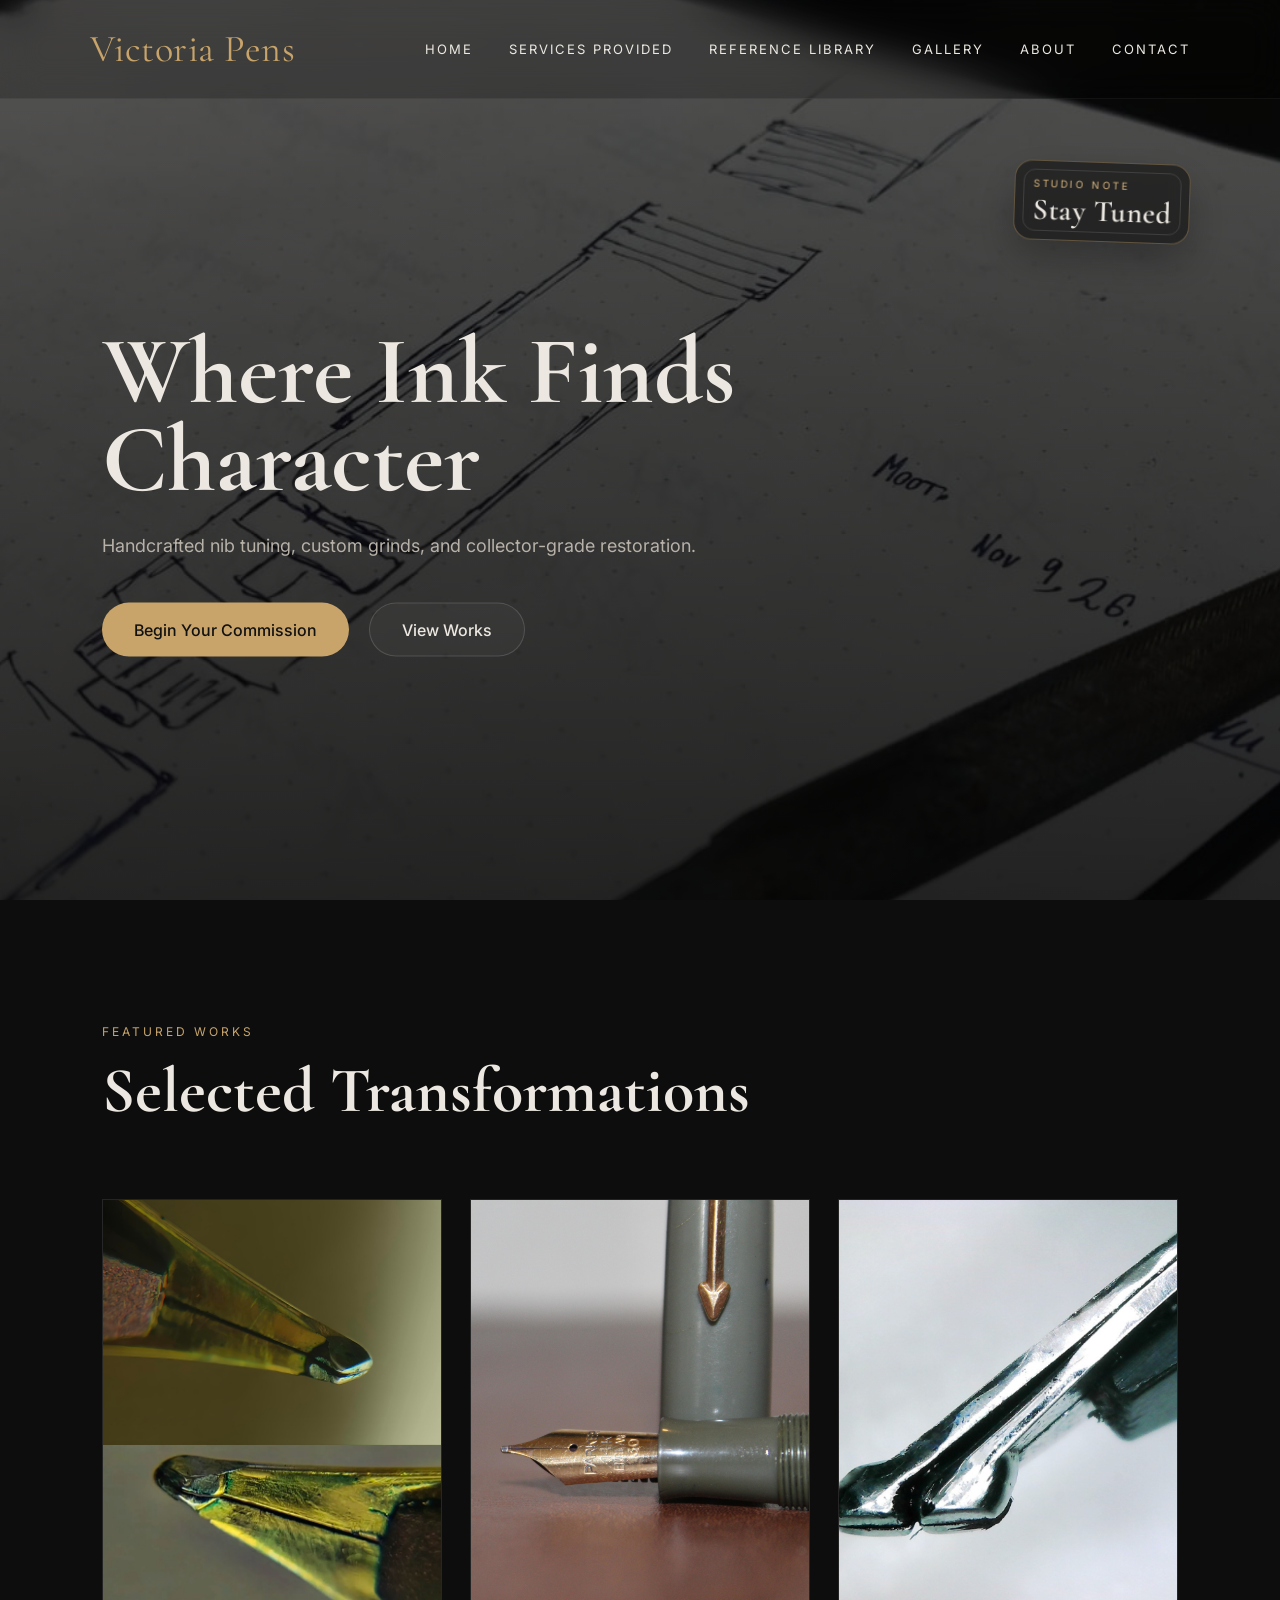
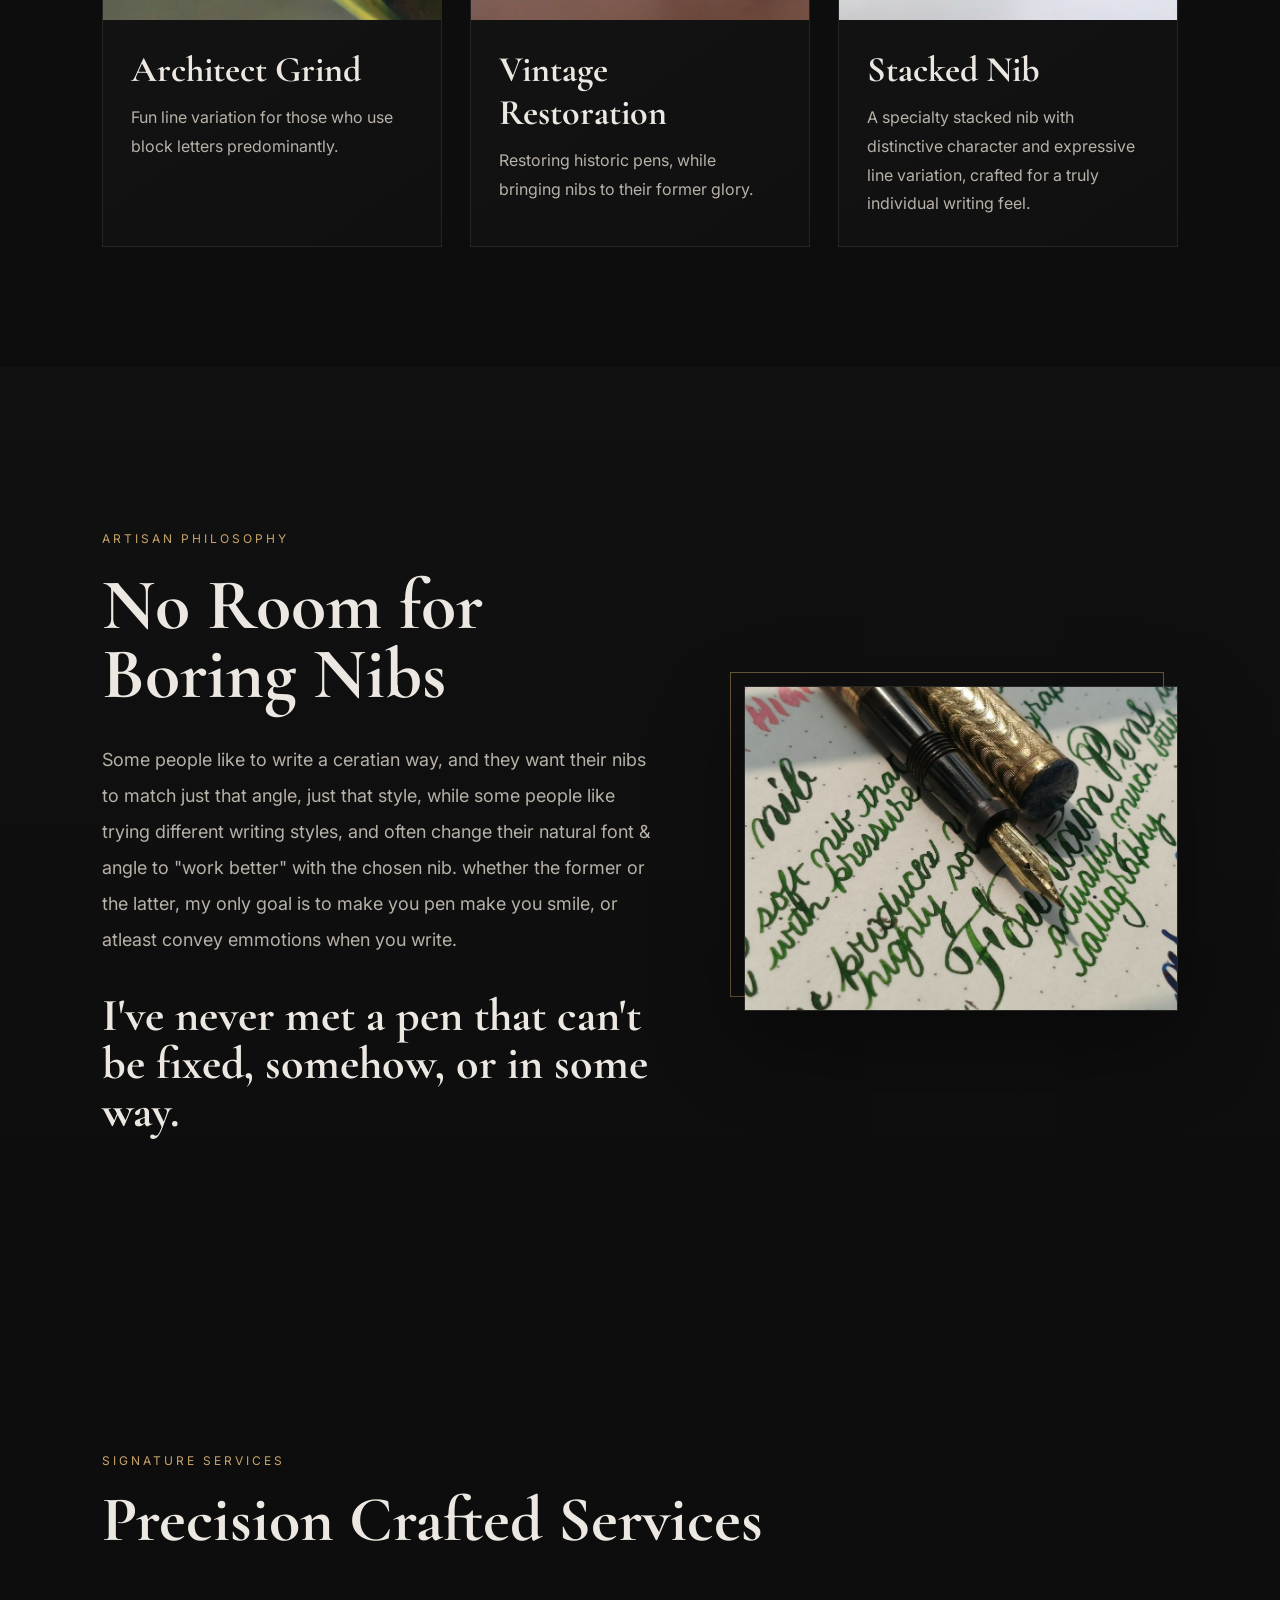
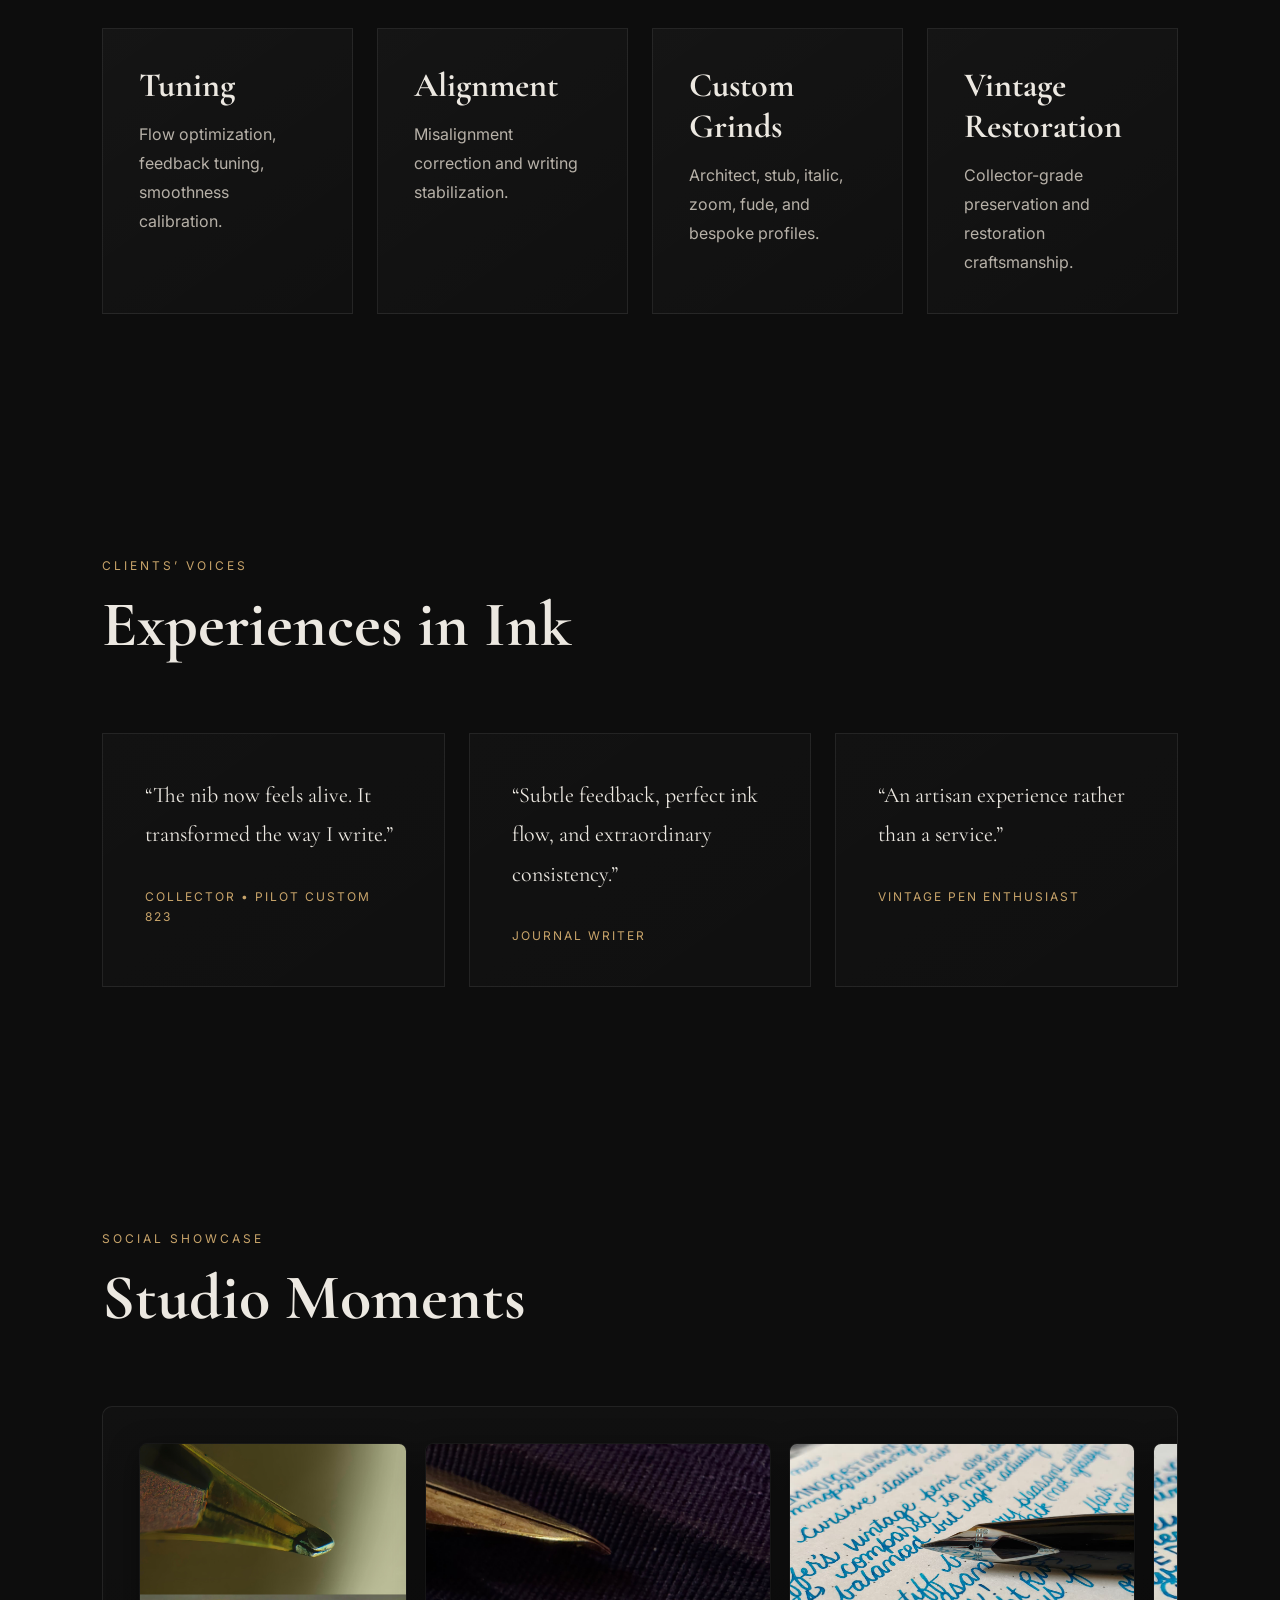
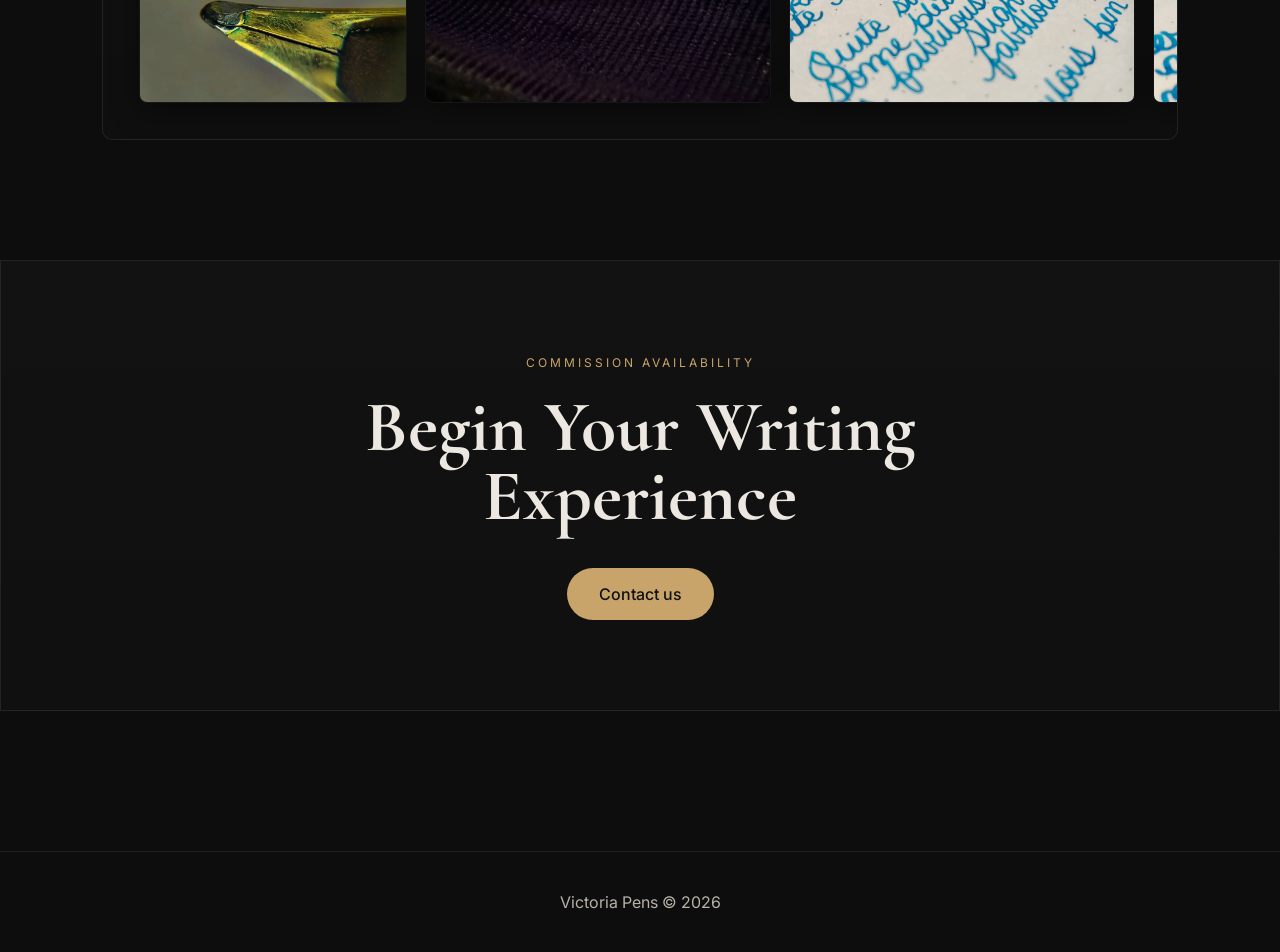
<file: index.html>
<!-- index.html -->
<!DOCTYPE html>
<html lang="en">
<head>
  <meta charset="UTF-8" />
  <meta name="viewport" content="width=device-width, initial-scale=1.0"/>
  <title>Victoria Pens | Fountain Pen Nib Tuning &amp; Restoration</title>
  <meta name="description" content="Handcrafted fountain pen nib tuning, custom grinds and collector-grade vintage restoration. Discover the craft and begin a commission with Victoria Pens.">
  <meta name="robots" content="index, follow, max-image-preview:large">
  <meta name="theme-color" content="#0d0d0d">
  <link rel="canonical" href="https://victoriapens.com/">
  <meta property="og:type" content="website">
  <meta property="og:site_name" content="Victoria Pens">
  <meta property="og:title" content="Victoria Pens | Fountain Pen Nib Tuning &amp; Restoration">
  <meta property="og:description" content="Handcrafted fountain pen nib tuning, custom grinds and collector-grade vintage restoration. Discover the craft and begin a commission with Victoria Pens.">
  <meta property="og:url" content="https://victoriapens.com/">
  <meta property="og:image" content="https://victoriapens.com/assets/images/moot_teaser.jpeg">
  <meta property="og:image:alt" content="A preview of custom fountain pen work from Victoria Pens">
  <meta name="twitter:card" content="summary_large_image">
  <meta name="twitter:title" content="Victoria Pens | Fountain Pen Nib Tuning &amp; Restoration">
  <meta name="twitter:description" content="Handcrafted fountain pen nib tuning, custom grinds and collector-grade vintage restoration. Discover the craft and begin a commission with Victoria Pens.">
  <meta name="twitter:image" content="https://victoriapens.com/assets/images/moot_teaser.jpeg">
  <meta name="twitter:image:alt" content="A preview of custom fountain pen work from Victoria Pens">

  <link rel="stylesheet" href="css/style.css">
  <link rel="stylesheet" href="css/animations.css">
  <link rel="stylesheet" href="css/responsive.css">
  <script type="application/ld+json">
  {
    "@context": "https://schema.org",
    "@graph": [
      {
        "@type": "WebSite",
        "@id": "https://victoriapens.com/#website",
        "url": "https://victoriapens.com/",
        "name": "Victoria Pens",
        "inLanguage": "en",
        "publisher": { "@id": "https://victoriapens.com/#organization" }
      },
      {
        "@type": "Organization",
        "@id": "https://victoriapens.com/#organization",
        "name": "Victoria Pens",
        "url": "https://victoriapens.com/"
      }
    ]
  }
  </script>
</head>
<body>

  <div class="grain"></div>

  <header class="navbar">
    <a href="index.html"
       class="logo">
      Victoria Pens
    </a>

    <nav>
      <a href="index.html">Home</a>
      <a href="configurator.html">Services Provided</a>
      <a href="library.html">Reference Library</a>
      <a href="gallery.html">Gallery</a>
      <a href="about.html">About</a>
      <a href="contact.html">Contact</a>
    </nav>
    <button class="hamburger">
  <span></span>
  <span></span>
  <span></span>
</button>
  </header>

  <section class="hero">
    <img src="assets\images\moot_teaser.jpeg" alt="Fountain pen concept sketch for Victoria Pens">
    <div class="hero-popover" role="note" aria-label="Coming soon">
      <span class="hero-popover-label">Studio Note</span>
      <strong>Stay Tuned</strong>
    </div>
    <div class="overlay"></div>

    <div class="hero-content">
      <br>
      <br>
      <br>
      <h1>Where Ink Finds Character</h1>
      <p>
        Handcrafted nib tuning, custom grinds, and collector-grade restoration.
      </p>

      <div class="hero-buttons">
        <a href="configurator.html" class="btn-primary">Begin Your Commission</a>
        <a href="gallery.html" class="btn-secondary">View Works</a>
      </div>
    </div>
  </section>

  <section class="section reveal">
    <div class="section-heading">
      <span>Featured Works</span>
      <h2>Selected Transformations</h2>
    </div>

    <div class="featured-grid">
      <div class="featured-card">
        <img src="assets\images\COLLAGE2.jpg" alt="Collection of custom fountain pen nib grinds" loading="lazy">
        <div class="card-content">
          <h3>Architect Grind</h3>
          <p>Fun line variation for those who use block letters predominantly.</p>
        </div>
      </div>

      <div class="featured-card">
        <img src="assets\images\PARKERVINTAGE.jpg" alt="Vintage Parker fountain pen restoration" loading="lazy">
        <div class="card-content">
          <h3>Vintage Restoration</h3>
          <p>Restoring historic pens, while bringing nibs to their former glory.</p>
        </div>
      </div>

      <div class="featured-card">
        <img src="assets/images/stack_nib.jpeg" alt="Stacked fountain pen nib">
        <div class="card-content">
          <h3>Stacked Nib</h3>
          <p>A specialty stacked nib with distinctive character and expressive line variation, crafted for a truly individual writing feel.</p>
        </div>
      </div>
    </div>
  </section>

  <section class="philosophy reveal">
    <div class="philosophy-layout">
      <div class="philosophy-content">
        <span>Artisan Philosophy</span>
        <h2>No Room for Boring Nibs</h2>

        <p>
          Some people like to write a ceratian way, and they want their nibs to match just that angle, just that style, while some people like trying different writing
          styles, and often change their natural font &amp; angle to "work better" with
          the chosen nib. whether the former or the latter, my only goal is to make you pen make you smile,
          or atleast convey emmotions when you write.
        </p>

        <h2 class="philosophy-quote">
          I've never met a pen that can't be fixed, somehow, or in some way.
        </h2>
      </div>

      <figure class="philosophy-image">
        <img
          src="assets/images/vintagefountainpenstonework.jpeg"
          alt="Vintage fountain pen with a detailed barrel resting beside a writing sample"
          loading="lazy"
        >
      </figure>
    </div>
  </section>

  <section class="section reveal">
    <div class="section-heading">
      <span>Signature Services</span>
      <h2>Precision Crafted Services</h2>
    </div>

    <div class="service-grid">

      <div class="service-card">
        <h3>Tuning</h3>
        <p>Flow optimization, feedback tuning, smoothness calibration.</p>
      </div>

      <div class="service-card">
        <h3>Alignment</h3>
        <p>Misalignment correction and writing stabilization.</p>
      </div>

      <div class="service-card">
        <h3>Custom Grinds</h3>
        <p>Architect, stub, italic, zoom, fude, and bespoke profiles.</p>
      </div>

      <div class="service-card">
        <h3>Vintage Restoration</h3>
        <p>Collector-grade preservation and restoration craftsmanship.</p>
      </div>

    </div>
  </section>

  <section class="voices reveal">
    <div class="section-heading">
      <span>Clients’ Voices</span>
      <h2>Experiences in Ink</h2>
    </div>

    <div class="quote-grid">

      <div class="quote-card">
        <p>
          “The nib now feels alive. It transformed the way I write.”
        </p>
        <span>Collector • Pilot Custom 823</span>
      </div>

      <div class="quote-card">
        <p>
          “Subtle feedback, perfect ink flow, and extraordinary consistency.”
        </p>
        <span>Journal Writer</span>
      </div>

      <div class="quote-card">
        <p>
          “An artisan experience rather than a service.”
        </p>
        <span>Vintage Pen Enthusiast</span>
      </div>

    </div>
  </section>

  <section class="social-grid reveal">
    <div class="section-heading">
      <span>Social Showcase</span>
      <h2>Studio Moments</h2>
    </div>

    <div class="gallery-preview" id="gallery-preview">
      <div class="carousel-slider">
        <div class="carousel-track">
          
          <img src="assets/images/COLLAGE2.jpg" alt="A collage of fountain pen nib work" loading="lazy">
          <img src="assets/images/dippen.jpeg" alt="Dip pen and writing sample" loading="lazy">
          <img src="assets/images/hero-placeholder.jpeg" alt="Fountain pen detail from the studio" loading="lazy">
          <img src="assets/images/hero-placeholder1.jpeg" alt="Close-up of a fountain pen" loading="lazy">
          <img src="assets/images/lander-onoto1.jpeg" alt="Vintage Onoto fountain pen" loading="lazy">
          <img src="assets/images/lyrics.jpeg" alt="Fountain pen writing sample" loading="lazy">
          <img src="assets/images/marcotester.jpg" alt="Fountain pen nib testing" loading="lazy">
          <img src="assets/images/multiplepens.jpg" alt="A collection of fountain pens" loading="lazy">
          <img src="assets/images/nib-placeholder.jpeg" alt="Close-up of a fountain pen nib" loading="lazy">
          <img src="assets/images/nib-placeholder1.jpeg" alt="Fountain pen nib detail" loading="lazy">
          <img src="assets/images/nib-placeholder2.jpeg" alt="Fountain pen nib with writing sample" loading="lazy">
          <img src="assets/images/onoto-full-body.jpeg" alt="Full view of a vintage Onoto fountain pen" loading="lazy">
          <img src="assets/images/onoto-lander2.jpeg" alt="Vintage Onoto fountain pen detail" loading="lazy">
          <img src="assets/images/onoto-writing-sample.jpeg" alt="Writing sample from a vintage Onoto pen" loading="lazy">
          <img src="assets/images/over-under-feed.jpeg" alt="Fountain pen overfeed and underfeed detail" loading="lazy">
          <img src="assets/images/PARKERVINTAGE.jpg" alt="Restored vintage Parker fountain pen" loading="lazy">
          <img src="assets/images/sample-placeholder.jpeg" alt="Fountain pen and ink writing sample" loading="lazy">
          <img src="assets/images/sample-placeholder1.jpeg" alt="Handwritten sample made with a fountain pen" loading="lazy">
          <img src="assets/images/sample-placeholder2.jpeg" alt="Fountain pen writing sample on paper" loading="lazy">
          <img src="assets/images/sample-placeholder3.jpeg" alt="Fountain pen detail from the collection" loading="lazy">
          <img src="assets/images/sample-placeholder4.jpeg" alt="Fountain pen shown in the studio" loading="lazy">
          <img src="assets/images/VINTAGEN8B3.jpg" alt="Vintage fountain pen restoration" loading="lazy">
          <img src="assets/images/watermancloseup.jpg" alt="Close-up of a Waterman fountain pen" loading="lazy">
          <img src="assets/images/watermanfullpen.jpg" alt="Full view of a Waterman fountain pen" loading="lazy">
        </div>
        <div class="carousel-track" aria-hidden="true"></div>
      </div>
    </div>
  </section>

  <section class="contact-preview reveal">
    <div class="contact-box">
      <span>Commission Availability</span>
      <h2>Begin Your Writing Experience</h2>

      <a href="contact.html" class="btn-primary">
        Contact us
      </a>
    </div>
  </section>

  <footer>
    <p>Victoria Pens © 2026</p>
  </footer>

  <script src="js/main.js"></script>
</body>
</html>
</file>
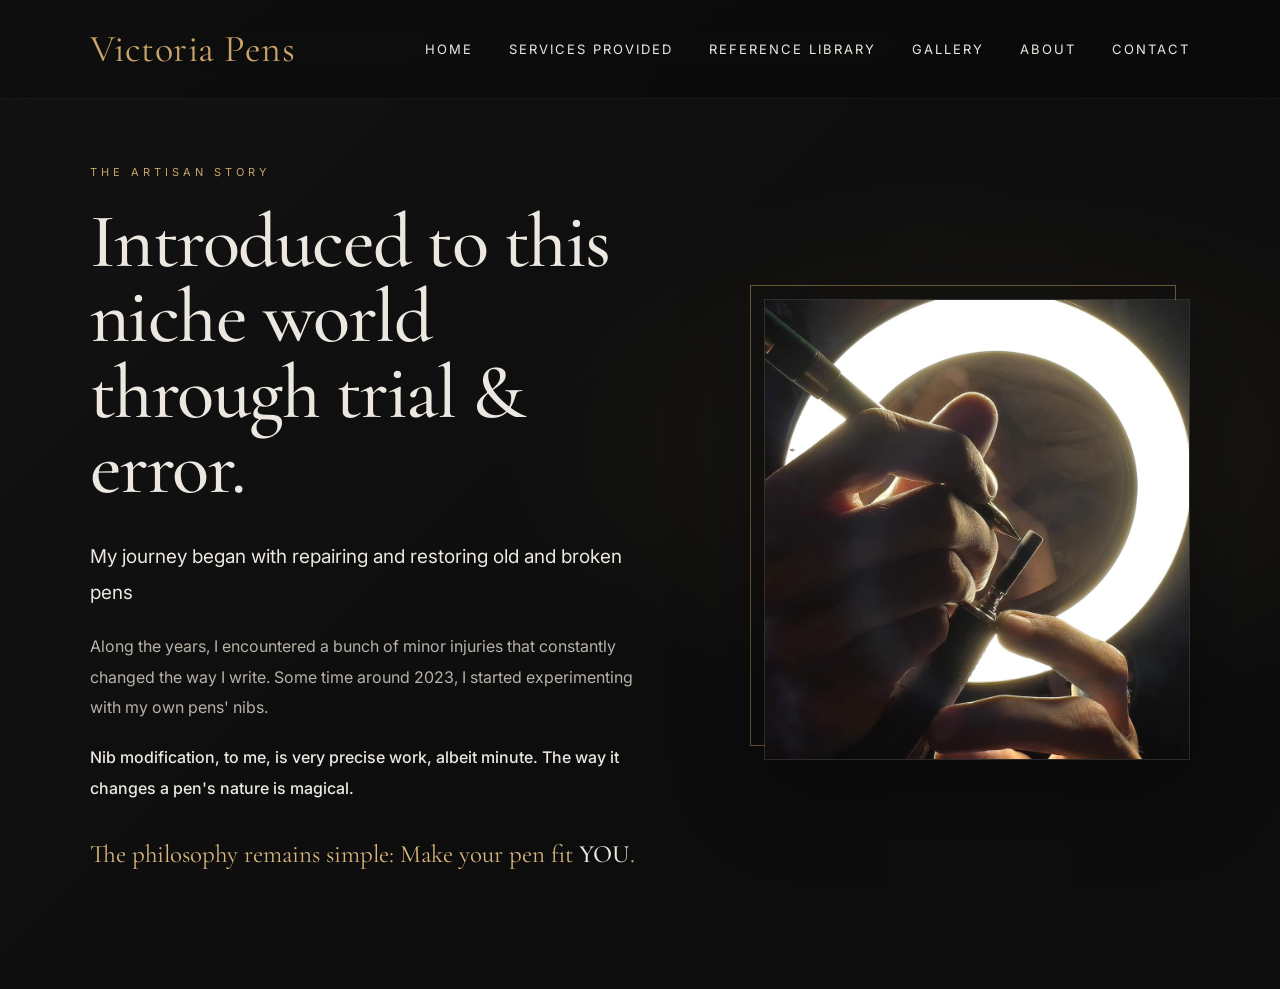
<file: about.html>
<!DOCTYPE html>
<html lang="en">
<head>
  <meta charset="UTF-8">
  <meta name="viewport" content="width=device-width, initial-scale=1.0">
  <title>About Victoria Pens | The Artisan Story</title>
  <meta name="description" content="Learn about the artisan philosophy behind Victoria Pens: precise fountain pen nib modifications shaped around the way each person writes.">
  <meta name="robots" content="index, follow, max-image-preview:large">
  <meta name="theme-color" content="#0d0d0d">
  <link rel="canonical" href="https://victoriapens.com/about.html">
  <meta property="og:type" content="website">
  <meta property="og:site_name" content="Victoria Pens">
  <meta property="og:title" content="About Victoria Pens | The Artisan Story">
  <meta property="og:description" content="Learn about the artisan philosophy behind Victoria Pens: precise fountain pen nib modifications shaped around the way each person writes.">
  <meta property="og:url" content="https://victoriapens.com/about.html">
  <meta property="og:image" content="https://victoriapens.com/assets/images/Samir_ringlight.jpeg">
  <meta property="og:image:alt" content="Hands carefully working on a fountain pen nib under a ring light">
  <meta name="twitter:card" content="summary_large_image">
  <meta name="twitter:title" content="About Victoria Pens | The Artisan Story">
  <meta name="twitter:description" content="Learn about the artisan philosophy behind Victoria Pens: precise fountain pen nib modifications shaped around the way each person writes.">
  <meta name="twitter:image" content="https://victoriapens.com/assets/images/Samir_ringlight.jpeg">
  <meta name="twitter:image:alt" content="Hands carefully working on a fountain pen nib under a ring light">
  <link rel="stylesheet" href="css/style.css">
  <script type="application/ld+json">
  {
    "@context": "https://schema.org",
    "@type": "AboutPage",
    "name": "About Victoria Pens",
    "url": "https://victoriapens.com/about.html",
    "about": { "@id": "https://victoriapens.com/#organization" }
  }
  </script>
</head>
<body class="about-page">
  <div class="grain"></div>

  <header class="navbar">
    <a href="index.html" class="logo">Victoria Pens</a>
    <nav>
      <a href="index.html">Home</a>
      <a href="configurator.html">Services Provided</a>
      <a href="library.html">Reference Library</a>
      <a href="gallery.html">Gallery</a>
      <a href="about.html">About</a>
      <a href="contact.html">Contact</a>
    </nav>
    <button class="hamburger" type="button" aria-label="Toggle navigation">
      <span></span>
      <span></span>
      <span></span>
    </button>
  </header>

  <main>
    <section class="about-story">
      <div class="about-story-inner">
        <div class="about-story-copy">
          <span>The Artisan Story</span>
          <h1>Introduced to this niche world through trial &amp; error.</h1>

          <p>My journey began with repairing and restoring old and broken pens</p>

          <p>
            Along the years, I encountered a bunch of minor injuries that constantly changed the way I write.
            Some time around 2023, I started experimenting with my own pens' nibs.
          </p>

          <p>
            <strong>Nib modification, to me, is very precise work, albeit minute. The way it changes a pen's nature is magical.</strong>
          </p>

          <p>The philosophy remains simple: Make your pen fit <strong>YOU</strong>.</p>
        </div>

        <figure class="about-story-portrait">
          <img
            src="assets/images/Samir_ringlight.jpeg"
            alt="Hands carefully working on a fountain pen nib under a ring light"
          >
        </figure>
      </div>
    </section>
  </main>

  <script src="js/main.js"></script>
</body>
</html>
</file>
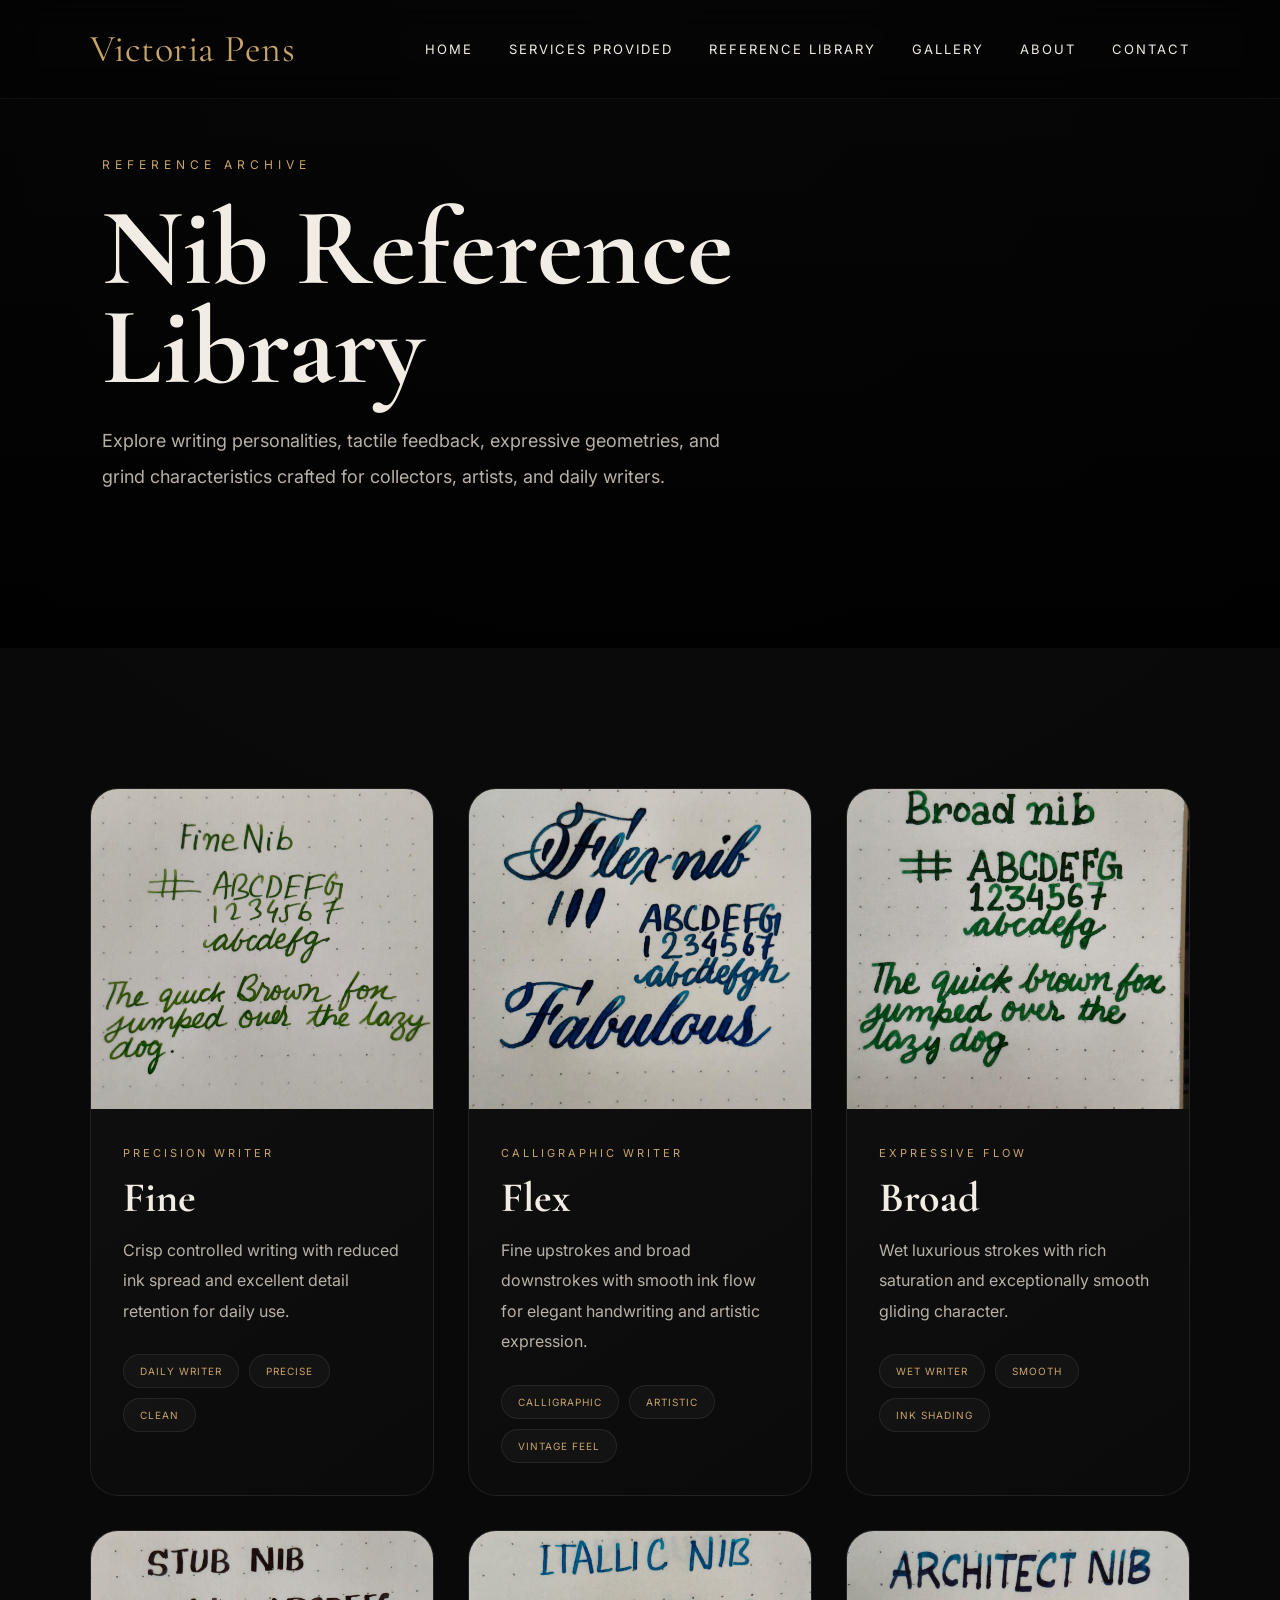
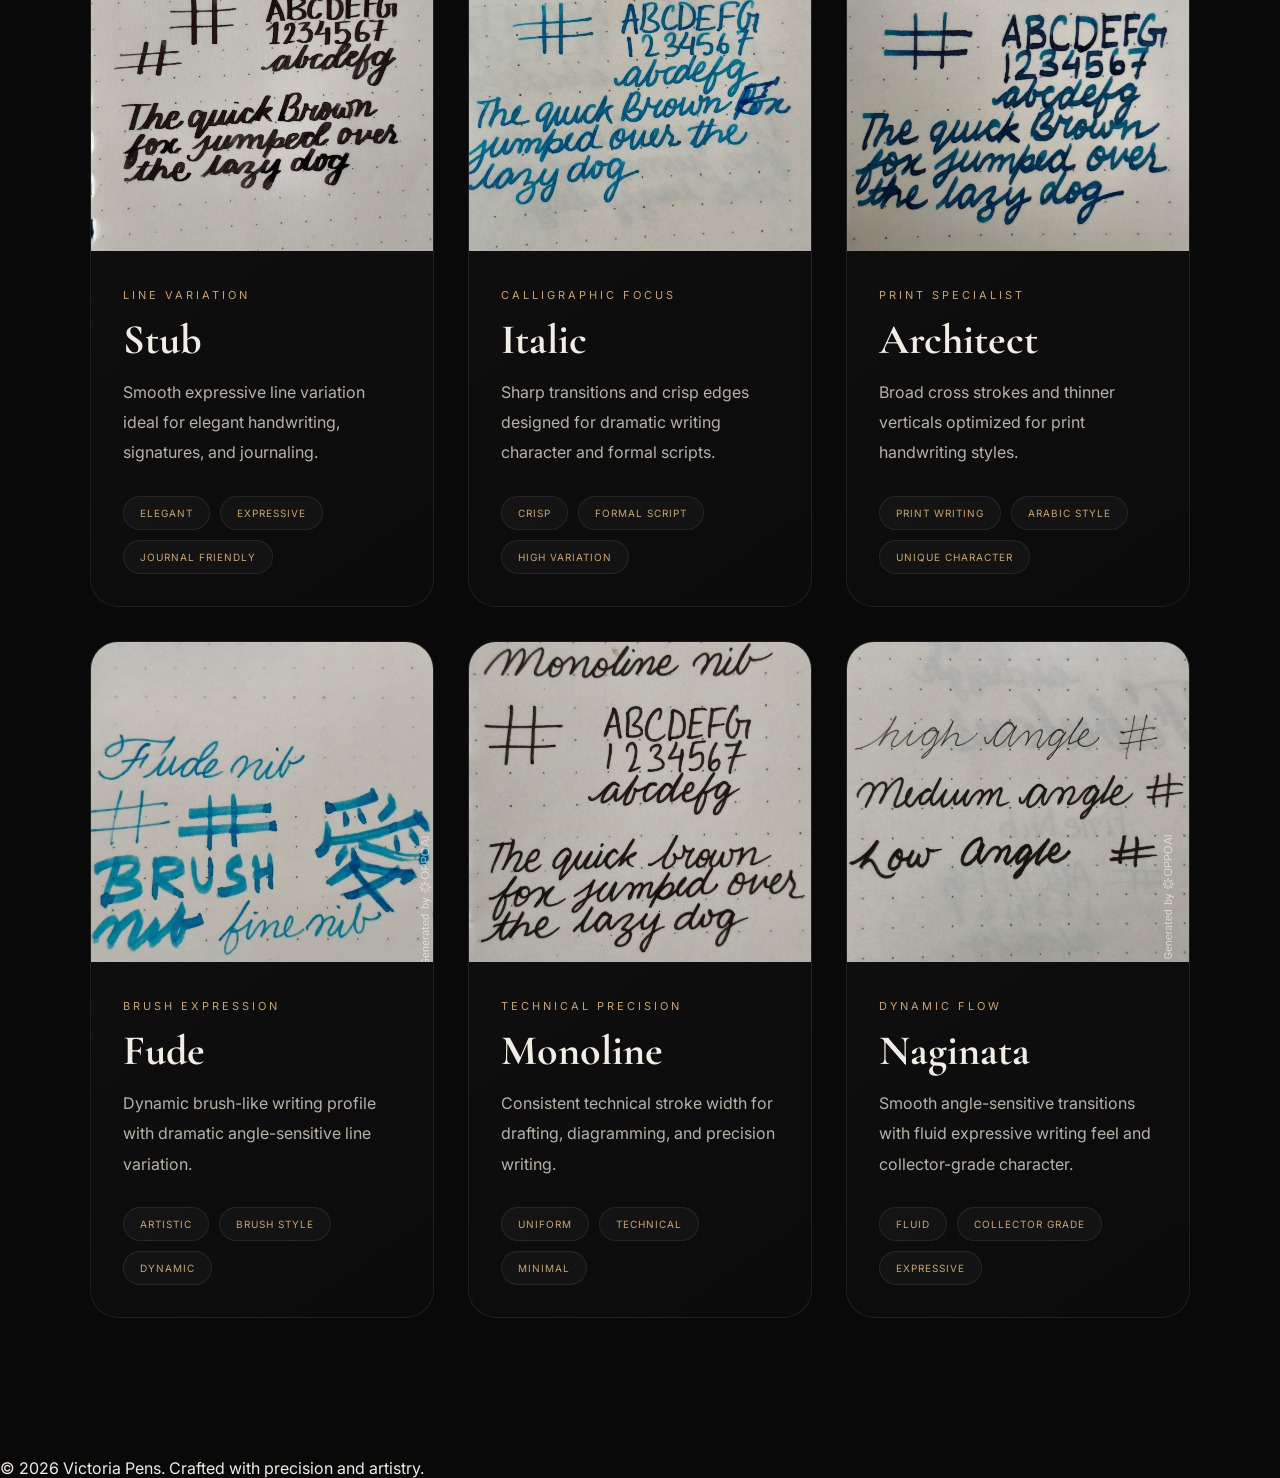
<file: library.html>
<!DOCTYPE html>
<html lang="en">

<head>

  <meta charset="UTF-8">

  <meta name="viewport"
        content="width=device-width, initial-scale=1.0">

  <title>Fountain Pen Nib Grind Reference | Victoria Pens</title>
  <meta name="description" content="Explore fountain pen nib grinds and compare their line variation, writing character and suitability for everyday writing.">
  <meta name="robots" content="index, follow, max-image-preview:large">
  <meta name="theme-color" content="#0d0d0d">
  <link rel="canonical" href="https://victoriapens.com/library.html">
  <meta property="og:type" content="website">
  <meta property="og:site_name" content="Victoria Pens">
  <meta property="og:title" content="Fountain Pen Nib Grind Reference | Victoria Pens">
  <meta property="og:description" content="Explore fountain pen nib grinds and compare their line variation, writing character and suitability for everyday writing.">
  <meta property="og:url" content="https://victoriapens.com/library.html">
  <meta property="og:image" content="https://victoriapens.com/assets/images/grind-architect.jpeg">
  <meta property="og:image:alt" content="An architect fountain pen nib grind">
  <meta name="twitter:card" content="summary_large_image">
  <meta name="twitter:title" content="Fountain Pen Nib Grind Reference | Victoria Pens">
  <meta name="twitter:description" content="Explore fountain pen nib grinds and compare their line variation, writing character and suitability for everyday writing.">
  <meta name="twitter:image" content="https://victoriapens.com/assets/images/grind-architect.jpeg">
  <meta name="twitter:image:alt" content="An architect fountain pen nib grind">

  <link rel="stylesheet" href="css/library.css">
  <script type="application/ld+json">
  {
    "@context": "https://schema.org",
    "@type": "CollectionPage",
    "name": "Fountain Pen Nib Reference Library",
    "url": "https://victoriapens.com/library.html",
    "about": { "@id": "https://victoriapens.com/#organization" }
  }
  </script>

</head>

<body>

  <!-- GRAIN -->

  <div class="grain"></div>

  <!-- NAVBAR -->

  <header class="navbar">

    <a href="index.html"
       class="logo">
      Victoria Pens
    </a>
    <nav>
      <a href="index.html">Home</a>
      <a href="configurator.html">Services Provided</a>
      <a href="library.html">Reference Library</a>
      <a href="gallery.html">Gallery</a>
      <a href="about.html">About</a>
      <a href="contact.html">Contact</a>
    </nav>
        <button class="hamburger">
  <span></span>
  <span></span>
  <span></span>
</button>

  </header>

  <!-- HERO -->

  <section class="library-hero">

    <div class="library-hero-content">

      <span>
        Reference Archive
      </span>

      <h1>
        Nib Reference
        Library
      </h1>

      <p>
        Explore writing personalities,
        tactile feedback, expressive geometries,
        and grind characteristics crafted for
        collectors, artists, and daily writers.
      </p>

    </div>

  </section>

  <!-- LIBRARY -->

  <section class="library-section">

    <div class="library-grid">

      <!-- FINE -->

      <div class="library-card">

        <div class="library-image">

          <img src="assets/images/grind-fine.jpeg"
               alt="Fine Nib">

        </div>

        <div class="library-content">

          <span>
            Precision Writer
          </span>

          <h3>
            Fine
          </h3>

          <p>
            Crisp controlled writing with
            reduced ink spread and excellent
            detail retention for daily use.
          </p>

          <div class="library-tags">

            <div>
              Daily Writer
            </div>

            <div>
              Precise
            </div>

            <div>
              Clean
            </div>

          </div>

        </div>

      </div>

      <!-- FLEX -->

      <div class="library-card">

        <div class="library-image">

          <img src="assets/images/grind-flex.jpeg"
               alt="Flex Nib">

        </div>

        <div class="library-content">

          <span>
            Calligraphic Writer
          </span>

          <h3>
            Flex
          </h3>

          <p>
            Fine upstrokes and broad downstrokes
            with smooth ink flow for elegant
            handwriting and artistic expression.
          </p>

          <div class="library-tags">

            <div>
              Calligraphic
            </div>

            <div>
              Artistic
            </div>

            <div>
              Vintage Feel
            </div>

          </div>

        </div>

      </div>

      <!-- BROAD -->

      <div class="library-card">

        <div class="library-image">

          <img src="assets/images/grind-broad.jpeg"
               alt="Broad Nib">

        </div>

        <div class="library-content">

          <span>
            Expressive Flow
          </span>

          <h3>
            Broad
          </h3>

          <p>
            Wet luxurious strokes with rich
            saturation and exceptionally
            smooth gliding character.
          </p>

          <div class="library-tags">

            <div>
              Wet Writer
            </div>

            <div>
              Smooth
            </div>

            <div>
              Ink Shading
            </div>

          </div>

        </div>

      </div>

      <!-- STUB -->

      <div class="library-card">

        <div class="library-image">

          <img src="assets/images/grind-stub.jpeg"
               alt="Stub Nib">

        </div>

        <div class="library-content">

          <span>
            Line Variation
          </span>

          <h3>
            Stub
          </h3>

          <p>
            Smooth expressive line variation
            ideal for elegant handwriting,
            signatures, and journaling.
          </p>

          <div class="library-tags">

            <div>
              Elegant
            </div>

            <div>
              Expressive
            </div>

            <div>
              Journal Friendly
            </div>

          </div>

        </div>

      </div>

      <!-- ITALIC -->

      <div class="library-card">

        <div class="library-image">

          <img src="assets/images/grind-italic.jpeg"
               alt="Italic Nib">

        </div>

        <div class="library-content">

          <span>
            Calligraphic Focus
          </span>

          <h3>
            Italic
          </h3>

          <p>
            Sharp transitions and crisp edges
            designed for dramatic writing
            character and formal scripts.
          </p>

          <div class="library-tags">

            <div>
              Crisp
            </div>

            <div>
              Formal Script
            </div>

            <div>
              High Variation
            </div>

          </div>

        </div>

      </div>

      <!-- ARCHITECT -->

      <div class="library-card">

        <div class="library-image">

          <img src="assets/images/grind-architect.jpeg"
               alt="Architect Nib">

        </div>

        <div class="library-content">

          <span>
            Print Specialist
          </span>

          <h3>
            Architect
          </h3>

          <p>
            Broad cross strokes and thinner
            verticals optimized for print
            handwriting styles.
          </p>

          <div class="library-tags">

            <div>
              Print Writing
            </div>

            <div>
              Arabic Style
            </div>

            <div>
              Unique Character
            </div>

          </div>

        </div>

      </div>

      <!-- FUDE -->

      <div class="library-card">

        <div class="library-image">

          <img src="assets/images/grind-fude.jpeg"
               alt="Fude Nib">

        </div>

        <div class="library-content">

          <span>
            Brush Expression
          </span>

          <h3>
            Fude
          </h3>

          <p>
            Dynamic brush-like writing profile
            with dramatic angle-sensitive
            line variation.
          </p>

          <div class="library-tags">

            <div>
              Artistic
            </div>

            <div>
              Brush Style
            </div>

            <div>
              Dynamic
            </div>

          </div>

        </div>

      </div>

      <!-- MONOLINE -->

      <div class="library-card">

        <div class="library-image">

          <img src="assets/images/grind-monoline.jpeg"
               alt="Monoline Nib">

        </div>

        <div class="library-content">

          <span>
            Technical Precision
          </span>

          <h3>
            Monoline
          </h3>

          <p>
            Consistent technical stroke width
            for drafting, diagramming,
            and precision writing.
          </p>

          <div class="library-tags">

            <div>
              Uniform
            </div>

            <div>
              Technical
            </div>

            <div>
              Minimal
            </div>

          </div>

        </div>

      </div>

      <!-- NAGINATA -->

      <div class="library-card">

        <div class="library-image">

          <img src="assets/images/grind-naginata.jpeg"
               alt="Naginata Nib">

        </div>

        <div class="library-content">

          <span>
            Dynamic Flow
          </span>

          <h3>
            Naginata
          </h3>

          <p>
            Smooth angle-sensitive transitions
            with fluid expressive writing feel
            and collector-grade character.
          </p>

          <div class="library-tags">

            <div>
              Fluid
            </div>

            <div>
              Collector Grade
            </div>

            <div>
              Expressive
            </div>

          </div>

        </div>

      </div>

    </div>

  </section>

  <!-- FOOTER -->

  <footer>

    © 2026 Victoria Pens.
    Crafted with precision and artistry.

  </footer>

<script src="js/main.js"></script>
</body>

</html>
</file>
<file: css/style.css>
/* ========================================
   GLOBAL IMPORTS
======================================== */

@import url('https://fonts.googleapis.com/css2?family=Cormorant+Garamond:wght@400;500;600;700&family=Inter:wght@300;400;500;600&display=swap');

/* ========================================
   ROOT VARIABLES
======================================== */

:root{
  --bg:#0d0d0d;
  --bg2:#161616;
  --bg3:#1f1f1f;
  --gold:#c8a46a;
  --gold-soft:#d8b57d;
  --text:#ece8e1;
  --muted:#b7b1a8;
  --border:rgba(255,255,255,0.08);
}

/* ========================================
   GLOBAL RESET
======================================== */

*{
  margin:0;
  padding:0;
  box-sizing:border-box;
}

html{
  scroll-behavior:smooth;
  width:100%;
  overflow-x:hidden;
}

body{
  background:var(--bg);
  color:var(--text);
  font-family:'Inter',sans-serif;
  overflow-x:hidden;
  width:100%;
  max-width:100%;
}

img{
  width:100%;
  display:block;
}

a{
  text-decoration:none;
  color:inherit;
}

button,
input,
textarea{
  font-family:'Inter',sans-serif;
}

/* ========================================
   GRAIN OVERLAY
======================================== */

.grain{
  position:fixed;
  inset:0;
  pointer-events:none;
  opacity:0.05;
  z-index:999;
  background-image:url("https://www.transparenttextures.com/patterns/paper-fibers.png");
}

/* ========================================
   NAVBAR
======================================== */

.navbar{
  position:fixed;

  top:0;
  left:0;

  width:100%;

  z-index:100;

  padding:26px 7%;

  display:flex;
  justify-content:space-between;
  align-items:center;

  background:rgba(0,0,0,.22);

  backdrop-filter:blur(18px);

  border-bottom:1px solid rgba(255,255,255,.05);
}



.logo{
  font-size:38px;

  color:var(--gold);

  font-family:'Cormorant Garamond',serif;

  letter-spacing:.5px;
}

nav{
  display:flex;

  gap:36px;
}

nav a{
  position:relative;

  font-size:13px;

  text-transform:uppercase;

  letter-spacing:2px;

  transition:.35s;
}

nav a::after{
  content:"";

  position:absolute;

  left:0;
  bottom:-8px;

  width:0%;
  height:1px;

  background:var(--gold);

  transition:.35s;
}

nav a:hover{
  color:var(--gold);
}

nav a:hover::after{
  width:100%;
}


/* ========================================
   HERO
======================================== */

.hero,
.configurator-hero{
  position:relative;
  height:100vh;
  overflow:hidden;
}

.hero img,
.configurator-hero img{
  width:100%;
  height:100%;
  object-fit:cover;
  transform:scale(1.05);
}

.overlay{
  position:absolute;
  inset:0;
 
  background:
  linear-gradient(
    to bottom,
    rgba(0,0,0,.55),
    rgba(0,0,0,.82)
  );
}

.hero-popover{
  position:absolute;
  top:18%;
  right:7%;
  z-index:6;
  padding:16px 18px 14px;
  border-radius:18px;
  background:rgba(13, 13, 13, 0.58);
  border:1px solid rgba(200,164,106,0.38);
  box-shadow:0 18px 40px rgba(0,0,0,0.26);
  backdrop-filter:blur(10px);
  transform:rotate(2deg);
  animation:popoverFloat 4s ease-in-out infinite;
}

.hero-popover::before{
  content:"";
  position:absolute;
  inset:8px;
  border:1px solid rgba(255,255,255,0.12);
  border-radius:12px;
  pointer-events:none;
}

.hero-popover-label{
  display:block;
  margin-bottom:6px;
  color:var(--gold-soft);
  font-size:10px;
  letter-spacing:2.6px;
  text-transform:uppercase;
}

.hero-popover strong{
  display:block;
  color:var(--text);
  font-family:'Cormorant Garamond',serif;
  font-size:30px;
  font-weight:600;
  letter-spacing:.5px;
  line-height:1;
}

@keyframes popoverFloat{
  0%,
  100%{
    transform:rotate(2deg) translateY(0px);
    box-shadow:0 18px 40px rgba(0,0,0,0.26);
  }
  50%{
    transform:rotate(2deg) translateY(-6px);
    box-shadow:0 22px 48px rgba(0,0,0,0.32);
  }
}

.hero-content,
.configurator-hero-content{
  position:absolute;
  top:50%;
  left:8%;
  transform:translateY(-50%);

  max-width:760px;

  z-index:5;
}

.hero-content span,
.configurator-hero-content span,
.eyebrow{
  color:var(--gold);
  text-transform:uppercase;
  letter-spacing:3px;
  font-size:12px;
}

.hero-content h1,
.configurator-hero-content h1{
  font-family:'Cormorant Garamond',serif;

  font-size:96px;

  line-height:.92;

  margin:24px 0;
}

.hero-content p,
.configurator-hero-content p{
  color:var(--muted);

  line-height:1.9;

  font-size:18px;

  max-width:620px;

  margin-bottom:40px;
}

.hero-buttons{
  display:flex;
  gap:20px;
  flex-wrap:wrap;
}

/* ========================================
   BUTTONS
======================================== */

.btn-primary,
.btn-secondary{
  display:inline-flex;
  align-items:center;
  justify-content:center;

  padding:16px 32px;

  border-radius:999px;

  transition:.4s;

  font-weight:500;
}

.btn-primary{
  background:var(--gold);
  color:#111;
}

.btn-primary:hover{
  transform:translateY(-4px);

  box-shadow:
  0 15px 35px rgba(200,164,106,.25);
}

.btn-secondary{
  border:1px solid rgba(255,255,255,.14);

  background:rgba(255,255,255,.03);

  color:var(--text);
}

.btn-secondary:hover{
  border-color:rgba(200,164,106,.45);
  transform:translateY(-4px);
}

/* ========================================
   GENERAL SECTIONS
======================================== */

.section{
  padding:120px 8%;
}

.section-heading{
  margin-bottom:70px;
}

.section-heading span{
  color:var(--gold);

  text-transform:uppercase;

  letter-spacing:3px;

  font-size:12px;
}

.section-heading h2{
  margin-top:12px;

  font-size:64px;

  font-family:'Cormorant Garamond',serif;
}

/* ========================================
   FEATURED GRID
======================================== */

.featured-grid{
  display:grid;
  grid-template-columns:repeat(3,1fr);
  gap:28px;
}

.featured-card{
  overflow:hidden;

  background:
  linear-gradient(
    145deg,
    rgba(255,255,255,.03),
    rgba(255,255,255,.01)
  );

  border:1px solid var(--border);

  transition:.45s;
}

.featured-card:hover{
  transform:translateY(-8px);

  border-color:rgba(200,164,106,.45);
}

.featured-card img{
  height:420px;
  object-fit:cover;
}

.card-content{
  padding:28px;
}

.card-content h3{
  font-size:36px;
  margin-bottom:12px;
  font-family:'Cormorant Garamond',serif;
}

.card-content p{
  color:var(--muted);
  line-height:1.8;
}

/* ========================================
   PHILOSOPHY SECTION
======================================== */

.philosophy{
  padding:160px 8%;

  background:
  linear-gradient(
    180deg,
    rgba(255,255,255,.015),
    transparent
  );
}

.philosophy-content{
  max-width:920px;
}

.philosophy-content span{
  color:var(--gold);
  text-transform:uppercase;
  letter-spacing:3px;
  font-size:12px;
}

.philosophy-content h2{
  font-size:72px;
  line-height:.95;
  margin:24px 0 34px;
  font-family:'Cormorant Garamond',serif;
}

.philosophy-content p{
  color:var(--muted);
  font-size:18px;
  line-height:2;
  margin-bottom:24px;
}

.philosophy-layout{
  display:grid;
  grid-template-columns:minmax(0, 1.12fr) minmax(320px, .88fr);
  align-items:center;
  gap:clamp(48px, 7vw, 110px);
  width:100%;
  max-width:1280px;
  margin:0 auto;
}

.philosophy-content{
  max-width:780px;
}

.philosophy-content .philosophy-quote{
  margin-top:34px;
  color:var(--text);
  font-size:clamp(32px, 3.8vw, 46px);
  line-height:1.04;
}

.philosophy-image{
  position:relative;
  z-index:0;
  width:100%;
  max-width:540px;
  margin:0;
  justify-self:end;
}

.philosophy-image::before{
  content:"";
  position:absolute;
  z-index:-1;
  inset:-14px 14px 14px -14px;
  border:1px solid rgba(200,164,106,.48);
}

.philosophy-image img{
  width:100%;
  aspect-ratio:4 / 3;
  object-fit:cover;
  object-position:center;
  border:1px solid rgba(255,255,255,.1);
  box-shadow:0 28px 80px rgba(0,0,0,.4);
}

.about-story{
  position:relative;
  display:flex;
  align-items:center;
  min-height:100vh;
  padding:160px 7% 90px;
  overflow:hidden;
  background:
    radial-gradient(ellipse at 78% 45%, rgba(200,164,106,.09), transparent 36%),
    linear-gradient(135deg, rgba(255,255,255,.025), transparent 58%);
}

.about-story-inner{
  display:grid;
  grid-template-columns:minmax(0, 1.1fr) minmax(320px, .82fr);
  align-items:center;
  gap:clamp(48px, 8vw, 128px);
  width:100%;
  max-width:1240px;
  margin:0 auto;
}

.about-story-copy{
  position:relative;
  z-index:1;
  max-width:700px;
}

.about-story-copy > span{
  color:var(--gold);
  font-size:11px;
  letter-spacing:4px;
  text-transform:uppercase;
}

.about-story-copy h1{
  margin:24px 0 34px;
  font-family:'Cormorant Garamond',serif;
  font-size:clamp(48px, 6vw, 78px);
  font-weight:500;
  line-height:.98;
  letter-spacing:-1.5px;
}

.about-story-copy p{
  max-width:650px;
  margin-bottom:20px;
  color:var(--muted);
  font-size:16px;
  line-height:1.9;
}

.about-story-copy p:first-of-type{
  color:var(--text);
  font-size:19px;
}

.about-story-copy p:last-of-type{
  margin-top:28px;
  color:var(--gold-soft);
  font-family:'Cormorant Garamond',serif;
  font-size:25px;
}

.about-story-copy strong{
  color:var(--text);
  font-weight:500;
}

.about-story-portrait{
  position:relative;
  z-index:0;
  width:100%;
  max-width:500px;
  margin:0;
  justify-self:end;
}

.about-story-portrait::before{
  content:"";
  position:absolute;
  z-index:-1;
  inset:-14px 14px 14px -14px;
  border:1px solid rgba(200,164,106,.5);
}

.about-story-portrait img{
  width:100%;
  aspect-ratio:1 / 1.08;
  object-fit:cover;
  object-position:center;
  border:1px solid rgba(255,255,255,.12);
  box-shadow:0 28px 80px rgba(0,0,0,.4);
}

/* ========================================
   SERVICES
======================================== */

.service-grid{
  display:grid;
  grid-template-columns:repeat(4,1fr);
  gap:24px;
}

.service-card{
  padding:36px;

  background:
  linear-gradient(
    145deg,
    rgba(255,255,255,.03),
    rgba(255,255,255,.01)
  );

  border:1px solid var(--border);

  transition:.45s;
}

.service-card:hover{
  transform:translateY(-8px);

  border-color:rgba(200,164,106,.45);
}

.service-card h3{
  font-size:34px;
  margin-bottom:14px;
  font-family:'Cormorant Garamond',serif;
}

.service-card p{
  color:var(--muted);
  line-height:1.8;
}

/* ========================================
   QUOTES
======================================== */

.quote-grid{
  display:grid;
  grid-template-columns:repeat(3,1fr);
  gap:24px;
}

.quote-card{
  padding:42px;

  border:1px solid var(--border);

  background:
  linear-gradient(
    145deg,
    rgba(255,255,255,.02),
    rgba(255,255,255,.01)
  );
}

.quote-card p{
  font-size:22px;
  line-height:1.8;
  margin-bottom:30px;
  font-family:'Cormorant Garamond',serif;
}

.quote-card span{
  color:var(--gold);
  text-transform:uppercase;
  letter-spacing:2px;
  font-size:12px;
}

/* ========================================
   SOCIAL GALLERY
======================================== */

.gallery-preview{
  /* horizontal looping carousel container */
  overflow:hidden;
  position:relative;
  padding:36px;
  border-radius:10px;
  background:linear-gradient(180deg, rgba(255,255,255,.02), rgba(255,255,255,.01));
  border:1px solid var(--border);
}

.gallery-preview img{
  height:260px;
  object-fit:cover;
  transition:.45s;
}

.gallery-preview img:hover{
  transform:scale(1.03);
}

/* Carousel internals */
.carousel-slider{
  display:flex;
  width:auto;
  align-items:center;
  animation-name:carousel-scroll;
  animation-timing-function:linear;
  animation-iteration-count:infinite;
  animation-duration:20s; /* will be tuned by JS */
  will-change:transform;
  backface-visibility:hidden;
  transform-style:preserve-3d;
  transform:translate3d(0,0,0);
}

.carousel-track{
  display:flex;
}

@keyframes carousel-scroll{
  from{ transform:translateX(0); }
  to{ transform:translateX(var(--scroll-end)); }
}

.gallery-preview:hover .carousel-slider{
  animation-play-state:paused;
}

/* Clients' Voices padding (was missing) */
.voices{
  padding:120px 8%;
}

/* Social grid section padding so gallery-preview sits nicely */
.social-grid{
  padding:120px 8%;
}

/* make gallery images look nicer */
.gallery-preview img{
  border-radius:8px;
  box-shadow:0 8px 30px rgba(0,0,0,.45);
  border:1px solid rgba(255,255,255,.03);
}

/* Ensure carousel images don't shrink and have consistent spacing */
.carousel-track img{
  margin-right:18px;
  flex:0 0 auto;
  display:block;
  width:auto;
  height:260px;
  object-fit:cover;
  -webkit-backface-visibility: hidden;
  backface-visibility: hidden;
}

/* ========================================
   CONTACT PREVIEW
======================================== */

.contact-preview{
  padding-bottom:140px;
}

.contact-box{
  padding:90px;

  text-align:center;

  border:1px solid var(--border);

  background:
  linear-gradient(
    180deg,
    rgba(255,255,255,.02),
    rgba(255,255,255,.01)
  );
}

.contact-box span{
  color:var(--gold);
  text-transform:uppercase;
  letter-spacing:3px;
  font-size:12px;
}

.contact-box h2{
  font-size:72px;
  line-height:.95;
  margin:22px auto 38px;
  max-width:760px;
  font-family:'Cormorant Garamond',serif;
}

/* ========================================
   FOOTER
======================================== */

footer{
  padding:40px 8%;

  border-top:1px solid var(--border);

  text-align:center;

  color:var(--muted);
}

/* ========================================
   GALLERY PAGE
======================================== */

.masonry-grid{
  columns:3;
  column-gap:20px;
}

.masonry-item{
  break-inside:avoid;
  margin-bottom:20px;
}

.masonry-item img{
  border:1px solid var(--border);
  transition:.4s;
  cursor:pointer;
}

.masonry-item img:hover{
  transform:scale(1.02);
}

.lightbox{
  position:fixed;
  inset:0;

  background:rgba(0,0,0,.92);

  display:flex;
  align-items:center;
  justify-content:center;

  opacity:0;
  pointer-events:none;

  transition:.4s;

  z-index:9999;
}

.lightbox.active{
  opacity:1;
  pointer-events:auto;
}

.lightbox img{
  width:auto;
  max-width:85%;
  max-height:85%;
}

/* ========================================
   CONTACT PAGE
======================================== */

.contact-form{
  max-width:900px;
  margin:auto;
}

.contact-form form{
  display:flex;
  flex-direction:column;
  gap:22px;
}

.contact-form input,
.contact-form textarea{
  background:rgba(255,255,255,.03);

  border:1px solid var(--border);

  padding:22px;

  color:var(--text);

  font-size:15px;
}



.contact-form input:focus,
.contact-form textarea:focus{
  outline:none;

  border-color:rgba(200,164,106,.45);
}

/* ========================================
   CONFIGURATOR
======================================== */
.configurator-container{
  display:grid;

  grid-template-columns:1.5fr .75fr;

  gap:50px;

  align-items:start;
}

.configurator-left{
  display:flex;
  flex-direction:column;
  gap:120px;
}

.config-block{
  position:relative;
}

.config-block::before{
  content:"";

  position:absolute;

  left:-30px;
  top:0;

  width:1px;
  height:100%;

  background:
  linear-gradient(
    to bottom,
    rgba(200,164,106,.45),
    transparent
  );
}

.config-title span{
  color:var(--gold);
  text-transform:uppercase;
  letter-spacing:3px;
  font-size:12px;
}

.config-title h3{
  font-size:64px;
  margin-top:14px;
  margin-bottom:40px;
  font-family:'Cormorant Garamond',serif;
}

/* ========================================
   CONFIG INPUTS
======================================== */

.luxury-inputs{
  display:grid;
  grid-template-columns:1fr 1fr;
  gap:20px;
}

.luxury-inputs input{
  background:rgba(255,255,255,.03);

  border:1px solid var(--border);

  padding:22px;

  color:var(--text);
}

/* ========================================
   MATERIAL GRID
======================================== */

.material-grid{
  display:grid;
  grid-template-columns:repeat(2,1fr);
  gap:24px;
}

.material-card,
.service-mini-card{
  position:relative;

  overflow:hidden;

  background:
  linear-gradient(
    145deg,
    rgba(255,255,255,.03),
    rgba(255,255,255,.01)
  );

  border:1px solid var(--border);

  cursor:pointer;

  transition:.45s;
}

.material-card{
  padding:34px;
}

.service-mini-card{
  padding:24px;
  min-height:210px;
}

.material-card:hover,
.service-mini-card:hover{
  transform:translateY(-6px);

  border-color:rgba(200,164,106,.45);
}

.material-card.selected,
.service-mini-card.selected{
  border-color:var(--gold);

  box-shadow:
  0 0 40px rgba(200,164,106,.12);
}

.material-card h4,
.service-mini-card h4{
  font-size:30px;
  margin-bottom:12px;
  font-family:'Cormorant Garamond',serif;
}

.material-card p,
.service-mini-card p{
  color:var(--muted);
  line-height:1.7;
  font-size:14px;
}

.service-mini-card span{
  display:block;
  margin-top:18px;
  color:var(--gold);
  text-transform:uppercase;
  letter-spacing:2px;
  font-size:12px;
}

/* ========================================
   SERVICE TIERS
======================================== */

.service-tier{
  margin-bottom:70px;
}

.service-tier-header{
  margin-bottom:34px;
  position:relative;
  padding-left:28px;
}

.service-tier-header::before{
  content:"";

  position:absolute;

  left:0;
  top:8px;

  width:4px;
  height:90%;

  border-radius:999px;

  background:
  linear-gradient(
    to bottom,
    var(--gold),
    rgba(200,164,106,.2)
  );
}

.service-tier-header span{
  color:var(--gold);

  text-transform:uppercase;

  letter-spacing:5px;

  font-size:20px;

  font-weight:700;
}

.service-tier-header h4{
  margin-top:14px;

  font-size:68px;

  line-height:.95;

  font-family:'Cormorant Garamond',serif;
}

.service-grid-modern{
  display:grid;
  grid-template-columns:1fr;
  gap:18px;
}

.tier-two-grid{
  grid-template-columns:repeat(2,1fr);
}

.tier-option-grid{
  grid-template-columns:repeat(2,1fr);
}

.stone-work-view-button{
  display:inline-flex;
  align-items:center;
  justify-content:center;
  margin-top:18px;
  padding:10px 16px;
  color:var(--gold-soft);
  background:rgba(200,164,106,.08);
  border:1px solid rgba(200,164,106,.42);
  border-radius:999px;
  font-size:11px;
  letter-spacing:1.2px;
  text-transform:uppercase;
  cursor:pointer;
  transition:background .3s ease, border-color .3s ease, color .3s ease;
}

.stone-work-view-button:hover{
  color:var(--text);
  background:rgba(200,164,106,.18);
  border-color:var(--gold);
}

.stone-work-dialog{
  width:min(1040px, 94vw);
  max-height:90vh;
  margin:auto;
  padding:0;
  overflow:auto;
  color:var(--text);
  background:#10100f;
  border:1px solid rgba(200,164,106,.32);
  border-radius:12px;
  box-shadow:0 28px 90px rgba(0,0,0,.65);
}

.stone-work-dialog[open]{
  animation:stone-work-dialog-in .3s ease-out;
}

@keyframes stone-work-dialog-in{
  from{
    opacity:0;
    transform:translateY(12px) scale(.99);
  }
  to{
    opacity:1;
    transform:translateY(0) scale(1);
  }
}

.stone-work-dialog::backdrop{
  background:rgba(0,0,0,.78);
  backdrop-filter:blur(8px);
}

.stone-work-dialog-content{
  position:relative;
  padding-bottom:48px;
}

.stone-work-dialog-close{
  position:absolute;
  top:26px;
  right:28px;
  z-index:2;
  width:42px;
  height:42px;
  color:var(--text);
  background:rgba(13,13,13,.72);
  border:1px solid rgba(255,255,255,.16);
  border-radius:50%;
  font-size:24px;
  line-height:1;
  cursor:pointer;
  transition:color .25s ease, border-color .25s ease, background .25s ease;
}

.stone-work-dialog-close:hover{
  color:var(--gold);
  border-color:rgba(200,164,106,.55);
  background:rgba(13,13,13,.95);
}

.stone-work-dialog-header{
  padding:58px 72px 34px;
  border-bottom:1px solid rgba(255,255,255,.08);
}

.stone-work-dialog-eyebrow{
  display:block;
  color:var(--gold);
  font-size:11px;
  letter-spacing:3px;
  text-transform:uppercase;
}

.stone-work-dialog h2{
  margin:14px 0 10px;
  font-family:'Cormorant Garamond',serif;
  font-size:clamp(44px, 6vw, 68px);
  font-weight:500;
  line-height:.95;
}

.stone-work-dialog-header > p{
  max-width:620px;
  margin:16px 0 0;
  color:var(--muted);
  line-height:1.8;
}

.stone-work-feature{
  display:grid;
  grid-template-columns:1.15fr .85fr;
  margin:34px 42px 0;
  background:#181715;
  border:1px solid rgba(255,255,255,.08);
}

.stone-work-feature-image{
  position:relative;
  min-width:0;
  min-height:340px;
  margin:0;
  overflow:hidden;
}

.stone-work-feature-image::after{
  content:"";
  position:absolute;
  inset:45% 0 0;
  background:linear-gradient(transparent, rgba(0,0,0,.72));
  pointer-events:none;
}

.stone-work-feature-image img{
  display:block;
  width:100%;
  height:100%;
  min-height:340px;
  object-fit:cover;
}

.stone-work-feature-image figcaption{
  position:absolute;
  left:22px;
  bottom:18px;
  z-index:1;
  color:#fff;
  font-size:10px;
  letter-spacing:2px;
  text-transform:uppercase;
}

.stone-work-feature-copy{
  display:flex;
  flex-direction:column;
  justify-content:center;
  padding:clamp(28px, 4vw, 48px);
}

.stone-work-feature-copy > span,
.stone-work-section-heading > div > span{
  color:var(--gold);
  font-size:10px;
  letter-spacing:2.5px;
  text-transform:uppercase;
}

.stone-work-feature-copy h3,
.stone-work-section-heading h3{
  margin:12px 0;
  font-family:'Cormorant Garamond',serif;
  font-size:36px;
  font-weight:500;
  line-height:1.05;
}

.stone-work-feature-copy p{
  margin:0;
  color:var(--muted);
  font-size:13px;
  line-height:1.9;
}

.stone-work-section{
  margin:54px 42px 0;
}

.stone-work-section-heading{
  display:flex;
  justify-content:space-between;
  align-items:end;
  gap:24px;
  margin-bottom:22px;
}

.stone-work-section-heading h3{
  margin-bottom:0;
  font-size:34px;
}

.stone-work-mute-toggle{
  padding:10px 15px;
  color:var(--gold-soft);
  background:rgba(200,164,106,.07);
  border:1px solid rgba(200,164,106,.35);
  border-radius:999px;
  font-size:9px;
  letter-spacing:1.3px;
  text-transform:uppercase;
  cursor:pointer;
  transition:background .25s ease, border-color .25s ease;
}

.stone-work-mute-toggle:hover{
  background:rgba(200,164,106,.15);
  border-color:var(--gold);
}

.stone-work-media-grid{
  display:grid;
  grid-template-columns:repeat(4, minmax(0, 1fr));
  grid-auto-rows:104px;
  grid-auto-flow:dense;
  gap:14px;
}

.stone-work-media-item{
  position:relative;
  min-width:0;
  margin:0;
  overflow:hidden;
  background:#1b1a18;
  grid-column:span 1;
  grid-row:span 2;
}

.stone-work-media-video{
  grid-column:span 2;
}

.stone-work-media-featured{
  grid-column:span 2;
  grid-row:span 3;
}

.stone-work-media-tall{
  grid-row:span 3;
}

.stone-work-media-item img,
.stone-work-media-item video{
  display:block;
  width:100%;
  height:100%;
  object-fit:cover;
}

.stone-work-media-photo img{
  transition:transform .65s cubic-bezier(.2,.7,.2,1);
}

.stone-work-media-photo:hover img{
  transform:scale(1.035);
}

.stone-work-media-photo::after{
  content:"";
  position:absolute;
  inset:45% 0 0;
  background:linear-gradient(transparent, rgba(0,0,0,.62));
  pointer-events:none;
}

.stone-work-media-photo figcaption{
  position:absolute;
  left:14px;
  bottom:13px;
  z-index:1;
  color:rgba(255,255,255,.88);
  font-size:9px;
  letter-spacing:1.5px;
  text-transform:uppercase;
}

.stone-work-media-video figcaption{
  position:absolute;
  top:12px;
  left:12px;
  z-index:1;
  padding:7px 9px;
  color:rgba(255,255,255,.92);
  background:rgba(0,0,0,.52);
  font-size:9px;
  letter-spacing:1.4px;
  text-transform:uppercase;
  pointer-events:none;
}

.stone-work-media-video video{
  background:#181715;
}

.stone-work-image-dialog{
  display:grid;
  grid-template-columns:48px minmax(0, 1fr) 48px;
  align-items:center;
  gap:20px;
  width:min(1200px, 96vw);
  max-width:none;
  max-height:92vh;
  margin:auto;
  padding:66px 34px 28px;
  color:var(--text);
  background:#0b0b0a;
  border:1px solid rgba(200,164,106,.35);
  border-radius:10px;
}

.stone-work-image-dialog:not([open]){
  display:none;
}

.stone-work-image-dialog::backdrop{
  background:rgba(0,0,0,.9);
  backdrop-filter:blur(8px);
}

.stone-work-image-dialog figure{
  grid-column:2;
  grid-row:1;
  min-width:0;
  margin:0;
  text-align:center;
}

.stone-work-image-dialog figure img{
  display:block;
  width:100%;
  max-height:calc(92vh - 150px);
  object-fit:contain;
}

.stone-work-image-dialog figcaption{
  display:flex;
  justify-content:space-between;
  gap:16px;
  margin-top:15px;
  color:var(--muted);
  font-size:10px;
  letter-spacing:1.7px;
  text-transform:uppercase;
}

.stone-work-image-nav,
.stone-work-image-close{
  display:grid;
  place-items:center;
  color:var(--text);
  background:rgba(255,255,255,.06);
  border:1px solid rgba(255,255,255,.16);
  border-radius:50%;
  cursor:pointer;
  transition:color .25s ease, border-color .25s ease, background .25s ease;
}

.stone-work-image-nav{
  grid-row:1;
  width:46px;
  height:46px;
  font-size:30px;
}

.stone-work-image-previous{
  grid-column:1;
}

.stone-work-image-next{
  grid-column:3;
}

.stone-work-image-close{
  position:absolute;
  top:15px;
  right:18px;
  width:38px;
  height:38px;
  font-size:23px;
}

.stone-work-image-nav:hover,
.stone-work-image-close:hover{
  color:var(--gold);
  background:rgba(200,164,106,.12);
  border-color:rgba(200,164,106,.55);
}

.stone-work-feature-image img,
.stone-work-media-photo img{
  cursor:zoom-in;
}

.stone-work-feature-image img:focus-visible,
.stone-work-media-photo img:focus-visible{
  outline:2px solid var(--gold);
  outline-offset:-3px;
}

/* ========================================
   SIDEBAR
======================================== */
.configurator-sidebar{

  position:sticky;

  top:110px;

  align-self:start;

  height:max-content;

}

.summary-card{
  padding:40px;

  border:1px solid var(--border);

  background:
  linear-gradient(
    180deg,
    rgba(20,20,20,.96),
    rgba(10,10,10,.96)
  );
}

.summary-card h2{
  font-size:54px;
  margin:24px 0;
  font-family:'Cormorant Garamond',serif;
}

.summary-price{
  margin:60px 0;

  color:var(--gold);

  font-family:'Cormorant Garamond',serif;
}

.summary-price::before{
  content:"₹";

  font-size:120px;

  color:var(--gold);
}

.summary-price #livePrice{
  display:block;

  font-size:120px;

  line-height:.82;

  letter-spacing:-6px;

  font-weight:700;

  color:#f3e7d1;

  font-family:'Cormorant Garamond',serif;
}

.small-price-text{
  display:block;

  font-size:24px !important;

  line-height:1.3 !important;

  letter-spacing:0 !important;

  max-width:240px;
}

.summary-details{
  display:flex;
  flex-direction:column;
  gap:30px;
}

.summary-item{
  padding-bottom:24px;
  border-bottom:1px solid rgba(255,255,255,.06);
}

.summary-item label{
  display:block;
  margin-bottom:12px;
  color:var(--gold);
  text-transform:uppercase;
  letter-spacing:2px;
  font-size:11px;
}

.summary-item p{
  line-height:1.8;
}

.summary-btn{
  width:100%;
  margin-top:40px;
}

/* ========================================
   REVEAL ANIMATION
======================================== */

.reveal{
  opacity:0;
  transform:translateY(40px);
  transition:1s;
}

.reveal.active{
  opacity:1;
  transform:translateY(0);
}

/* ========================================
   RESPONSIVE
======================================== */

@media(max-width:1200px){

  .featured-grid,
  .service-grid,
  .quote-grid{
    grid-template-columns:repeat(2,1fr);
  }

}

@media(max-width:1100px){

  .configurator-container{
    grid-template-columns:1fr;
  }

  .configurator-sidebar{
    position:relative;
    top:auto;
  }

}

@media(max-width:900px){

  .featured-grid,
  .service-grid,
  .quote-grid,
  .gallery-preview,
  .material-grid,
  .tier-two-grid,
  .tier-option-grid,
  .luxury-inputs{
    grid-template-columns:1fr;
  }

  .masonry-grid{
    columns:1;
  }

}

@media(max-width:768px){

  nav{
    display:none;
  }

  .hero,
  .configurator-hero{
    height:75vh;
  }

  .hero-content h1,
  .configurator-hero-content h1{
    font-size:58px;
  }

  .section-heading h2,
  .config-title h3,
  .contact-box h2,
  .philosophy-content h2{
    font-size:42px;
  }

  .service-tier-header h4{
    font-size:42px;
  }

  .summary-card h2{
    font-size:42px;
  }

  .summary-price::before,
  .summary-price #livePrice{
    font-size:72px;
  }

  .contact-box{
    padding:50px 30px;
  }

  .stone-work-dialog{
    width:96vw;
    max-height:92vh;
  }

  .stone-work-dialog-content{
    padding-bottom:30px;
  }

  .stone-work-dialog-header{
    padding:48px 24px 26px;
  }

  .stone-work-dialog-close{
    top:16px;
    right:16px;
  }

  .stone-work-feature{
      grid-template-columns:1fr;
      margin:24px 18px 0;
  }

  .stone-work-feature-image,
  .stone-work-feature-image img{
    min-height:0;
  }

  .stone-work-feature-image img{
    aspect-ratio:4 / 3;
  }

  .stone-work-feature-copy{
    padding:26px;
  }

  .stone-work-section{
    margin:34px 18px 0;
  }

  .stone-work-media-grid{
    grid-template-columns:repeat(2, minmax(0, 1fr));
    grid-auto-rows:105px;
  }

  .stone-work-media-item,
  .stone-work-media-video{
    grid-column:span 1;
    grid-row:span 2;
  }

  .stone-work-media-featured{
    grid-column:span 2;
    grid-row:span 3;
  }

  .stone-work-media-tall{
    grid-row:span 3;
  }

  .stone-work-image-dialog{
    grid-template-columns:36px minmax(0, 1fr) 36px;
    gap:7px;
    width:98vw;
    padding:58px 10px 20px;
  }

  .stone-work-image-nav{
    width:34px;
    height:34px;
    font-size:24px;
  }

  .stone-work-image-dialog figure img{
    max-height:78vh;
  }

  .stone-work-section-heading h3{
    font-size:30px;
  }

}

@media(max-width:480px){

  .hero-content,
  .configurator-hero-content{
    left:5%;
    width:90%;
    max-width:90%;
  }

  .navbar{
    padding-left:5%;
    padding-right:5%;
  }

  .hero-content h1,
  .configurator-hero-content h1{
    font-size:38px;
  }

}
/* =========================
   MOBILE NAVIGATION
========================= */

/* =========================
   MOBILE NAVIGATION
========================= */

.hamburger{
  display:none;
  width:48px;
  height:48px;
  border:none;
  background:rgba(255,255,255,.04);
  border:1px solid rgba(255,255,255,.08);
  backdrop-filter:blur(20px);
  border-radius:14px;
  cursor:pointer;
  z-index:1002;
}

.hamburger span{
  display:block;
  width:22px;
  height:2px;
  background:var(--text);
  margin:5px auto;
  transition:.35s ease;
}

.hamburger.active span:nth-child(1){
  transform:translateY(7px) rotate(45deg);
}

.hamburger.active span:nth-child(2){
  opacity:0;
}

.hamburger.active span:nth-child(3){
  transform:translateY(-7px) rotate(-45deg);
}

@media(max-width:768px){

  .hamburger{
    display:block;
  }

  nav{
    position:fixed;
    top:0;
    right:0;

    width:320px;
    height:100vh;

    display:flex !important;
    flex-direction:column;
    justify-content:center;
    align-items:center;

    gap:28px;

    background:rgba(10,10,10,.97);
    backdrop-filter:blur(30px);

    transform:translateX(100%);
    transition:.45s ease;

    z-index:1001;
  }

  nav.active{
    transform:translateX(0);
  }

  nav a{
    color:var(--text) !important;
    font-size:16px;
    letter-spacing:3px;
    text-transform:uppercase;
    display:block;
  }
}

@media(max-width:900px){
  .philosophy-layout{
    grid-template-columns:1fr;
    gap:38px;
  }

  .philosophy-image{
    justify-self:center;
  }

  .about-story{
    min-height:auto;
    padding:145px 7% 80px;
  }

  .about-story-inner{
    grid-template-columns:minmax(0, 1fr) minmax(260px, .8fr);
    gap:42px;
  }

  .about-story-copy h1{
    font-size:clamp(46px, 6.5vw, 64px);
  }
}

@media(max-width:768px){
  .about-story{
    padding:135px 7% 70px;
  }

  .about-story-inner{
    grid-template-columns:1fr;
    gap:38px;
  }

  .about-story-copy h1{
    margin:20px 0 26px;
    font-size:clamp(42px, 11vw, 58px);
  }

  .about-story-copy p{
    font-size:15px;
  }

  .about-story-copy p:first-of-type{
    font-size:17px;
  }

  .about-story-copy p:last-of-type{
    font-size:23px;
  }

  .about-story-portrait{
    width:min(100%, 480px);
    justify-self:center;
  }
}
</file>
<file: css/animations.css>
/* css/animations.css */

.reveal{
  opacity:0;
  transform:translateY(60px);
  transition:1s ease;
}

.reveal.active{
  opacity:1;
  transform:translateY(0);
}
</file>
<file: css/responsive.css>
/* css/responsive.css */

/* 1100px breakpoint */
@media (max-width:1100px) {
  .featured-grid,
  .service-grid,
  .quote-grid,
  .gallery-preview{
    grid-template-columns:1fr 1fr;
  }
  .section-heading h2{
    font-size:42px;
  }

  .navbar.nav-open nav a{
    font-size:20px;
    letter-spacing:3px;
  }
}

/* 768px and below */
@media (max-width:768px) {
  nav{
    display:none;
  }

  .hero-content h1,
  .configurator-hero-content h1{
    font-size:52px;
  }

  .section-heading h2{
    font-size:42px;
  }

  .featured-grid,
  .service-grid,
  .quote-grid,
  .gallery-preview{
    grid-template-columns:1fr;
  }

  .hero-buttons{
    flex-direction:column;
  }

  .contact-box{
    padding:50px 30px;
  }

  .contact-box h2{
    font-size:42px;
  }
}

/* small adjustments for very small screens */
@media (max-width:480px) {
  .hero-content,
  .configurator-hero-content{
    left:5%;
    width:90%;
    max-width:90%;
  }

  .navbar{
    padding-left:5%;
    padding-right:5%;
  }

  .hero-content h1,
  .configurator-hero-content h1{
    font-size:38px;
  }

  .hero-popover{
    top:14%;
    right:5%;
    padding:12px 14px 10px;
  }

  .hero-popover strong{
    font-size:24px;
  }
}
</file>
<file: css/library.css>
/* ========================================
   STANDALONE LIBRARY CSS
======================================== */

@import url('https://fonts.googleapis.com/css2?family=Cormorant+Garamond:wght@400;500;600;700&family=Inter:wght@300;400;500;600&display=swap');

/* ========================================
   ROOT
======================================== */

:root{
  --bg:#090909;
  --bg2:#141414;
  --gold:#c8a46a;
  --gold-soft:#e0c28e;
  --text:#f1ece4;
  --muted:#b8b1a8;
  --border:rgba(255,255,255,.08);
}

/* ========================================
   RESET
======================================== */

*{
  margin:0;
  padding:0;
  box-sizing:border-box;
}

body{
  background:
  radial-gradient(
    circle at top,
    rgba(255,255,255,.02),
    transparent 30%
  ),
  var(--bg);

  color:var(--text);

  font-family:'Inter',sans-serif;

  overflow-x:hidden;
}

img{
  width:100%;
  display:block;
}

a{
  text-decoration:none;
  color:inherit;
}

/* ========================================
   GRAIN
======================================== */

.grain{
  position:fixed;

  inset:0;

  pointer-events:none;

  opacity:.045;

  z-index:999;

  background-image:
  url("https://www.transparenttextures.com/patterns/paper-fibers.png");
}

/* ========================================
   NAVBAR
======================================== */


.navbar{
  position:fixed;

  top:0;
  left:0;

  width:100%;

  z-index:100;

  padding:26px 7%;

  display:flex;
  justify-content:space-between;
  align-items:center;

  background:rgba(0,0,0,.22);

  backdrop-filter:blur(18px);

  border-bottom:1px solid rgba(255,255,255,.05);
}

.logo{
  font-size:38px;

  color:var(--gold);

  font-family:'Cormorant Garamond',serif;

  letter-spacing:.5px;
}

nav{
  display:flex;

  gap:36px;
}

nav a{
  position:relative;

  font-size:13px;

  text-transform:uppercase;

  letter-spacing:2px;

  transition:.35s;
}

nav a::after{
  content:"";

  position:absolute;

  left:0;
  bottom:-8px;

  width:0%;
  height:1px;

  background:var(--gold);

  transition:.35s;
}

nav a:hover{
  color:var(--gold);
}

nav a:hover::after{
  width:100%;
}


/* ========================================
   HERO
======================================== */

.library-hero{
  position:relative;

  height:72vh;

  overflow:hidden;

  display:flex;
  align-items:center;

  padding:0 8%;
}

.library-hero::before{
  content:"";

  position:absolute;

  inset:0;

  background:
  linear-gradient(
    to bottom,
    rgba(0,0,0,.45),
    rgba(0,0,0,.88)
  );

  z-index:1;
}

.library-hero-content{
  position:relative;

  z-index:2;

  max-width:760px;
}

.library-hero-content span{
  color:var(--gold);

  text-transform:uppercase;

  letter-spacing:5px;

  font-size:12px;
}

.library-hero-content h1{
  font-size:110px;

  line-height:.9;

  margin:26px 0;

  font-family:'Cormorant Garamond',serif;
}

.library-hero-content p{
  color:var(--muted);

  font-size:18px;

  line-height:2;

  max-width:650px;
}

/* ========================================
   SECTION
======================================== */

.library-section{
  padding:140px 7%;
}

/* ========================================
   GRID
======================================== */

.library-grid{
  display:grid;

  grid-template-columns:
  repeat(auto-fit,minmax(340px,1fr));

  gap:34px;
}

/* ========================================
   CARD
======================================== */

.library-card{
  position:relative;

  overflow:hidden;

  border-radius:28px;

  border:1px solid rgba(255,255,255,.08);

  background:
  linear-gradient(
    145deg,
    rgba(255,255,255,.03),
    rgba(255,255,255,.01)
  );

  transition:.5s ease;
}

.library-card::before{
  content:"";

  position:absolute;

  inset:0;

  background:
  radial-gradient(
    circle at top left,
    rgba(200,164,106,.18),
    transparent 45%
  );

  opacity:0;

  transition:.5s;

  z-index:1;
}

.library-card:hover::before{
  opacity:1;
}

.library-card:hover{
  transform:
  translateY(-12px)
  scale(1.01);

  border-color:
  rgba(200,164,106,.45);

  box-shadow:
  0 30px 80px rgba(0,0,0,.4);
}

/* ========================================
   IMAGE
======================================== */

.library-image{
  overflow:hidden;

  height:320px;
}

.library-image img{
  width:100%;
  height:100%;

  object-fit:cover;

  transition:1s ease;
}

.library-card:hover .library-image img{
  transform:scale(1.08);
}

/* ========================================
   CONTENT
======================================== */

.library-content{
  position:relative;

  z-index:2;

  padding:32px;
}

.library-content span{
  color:var(--gold);

  text-transform:uppercase;

  letter-spacing:3px;

  font-size:11px;
}

.library-content h3{
  margin:16px 0;

  font-size:42px;

  line-height:1;

  font-family:'Cormorant Garamond',serif;
}

.library-content p{
  color:var(--muted);

  line-height:1.9;

  margin-bottom:28px;
}

/* ========================================
   TAGS
======================================== */

.library-tags{
  display:flex;

  flex-wrap:wrap;

  gap:10px;
}

.library-tags div{
  padding:10px 16px;

  border-radius:999px;

  border:1px solid rgba(255,255,255,.08);

  background:rgba(255,255,255,.03);

  color:var(--gold);

  text-transform:uppercase;

  letter-spacing:1px;

  font-size:10px;
}

/* ========================================
   RESPONSIVE
======================================== */

@media(max-width:768px){

  .hamburger{
    display:block;
  }
  nav.active{
    right:0 !important;
  }
  nav{
    position:fixed;

    top:0;
    right:-100%;

    width:320px;
    height:100vh;

    display:flex;
    flex-direction:column;
    justify-content:center;
    align-items:center;

    gap:30px;

    background:rgba(8,8,8,.97);

    backdrop-filter:blur(30px);

    transition:.45s ease;

    z-index:1000;
  }
  .library-hero{
    height:60vh;
  }

  .library-hero-content h1{
    font-size:58px;
  }

  .library-grid{
    grid-template-columns:1fr;
  }

}
/* HAMBURGER FIX */

.hamburger{
  display:none;
  width:48px;
  height:48px;
  border:none;
  background:rgba(255,255,255,.04);
  border:1px solid rgba(255,255,255,.08);
  border-radius:14px;
  cursor:pointer;
  z-index:1001;
}

.hamburger span{
  display:block;
  width:22px;
  height:2px;
  background:var(--text);
  margin:5px auto;
  transition:.35s ease;
}

.hamburger.active span:nth-child(1){
  transform:translateY(7px) rotate(45deg);
}

.hamburger.active span:nth-child(2){
  opacity:0;
}

.hamburger.active span:nth-child(3){
  transform:translateY(-7px) rotate(-45deg);
}

@media(max-width:768px){

  .hamburger{
    display:block;
  }

  nav{
    position:fixed;
    top:0;
    right:-335px;

    width:320px;
    height:100vh;

    display:flex;
    flex-direction:column;
    justify-content:center;
    align-items:center;

    gap:30px;

    background:rgba(8,8,8,.97);

    backdrop-filter:blur(30px);

    transition:.45s ease;

    z-index:1000;
  }

  nav.active{
    right:0 !important;
  }
}
/* HAMBURGER FIX */

.hamburger{
  display:none;
  width:48px;
  height:48px;
  border:none;
  background:rgba(255,255,255,.04);
  border:1px solid rgba(255,255,255,.08);
  border-radius:14px;
  cursor:pointer;
  z-index:1001;
}

.hamburger span{
  display:block;
  width:22px;
  height:2px;
  background:var(--text);
  margin:5px auto;
  transition:.35s ease;
}

.hamburger.active span:nth-child(1){
  transform:translateY(7px) rotate(45deg);
}

.hamburger.active span:nth-child(2){
  opacity:0;
}

.hamburger.active span:nth-child(3){
  transform:translateY(-7px) rotate(-45deg);
}

@media(max-width:768px){

  .hamburger{
    display:block;
  }

  nav{
    position:fixed;
    top:0;
    right:-335px;

    width:320px;
    height:100vh;

    display:flex;
    flex-direction:column;
    justify-content:center;
    align-items:center;

    gap:30px;

    background:rgba(8,8,8,.97);

    backdrop-filter:blur(30px);

    transition:.45s ease;

    z-index:1000;
  }

  nav.active{
    right:0 !important;
  }
}
</file>
